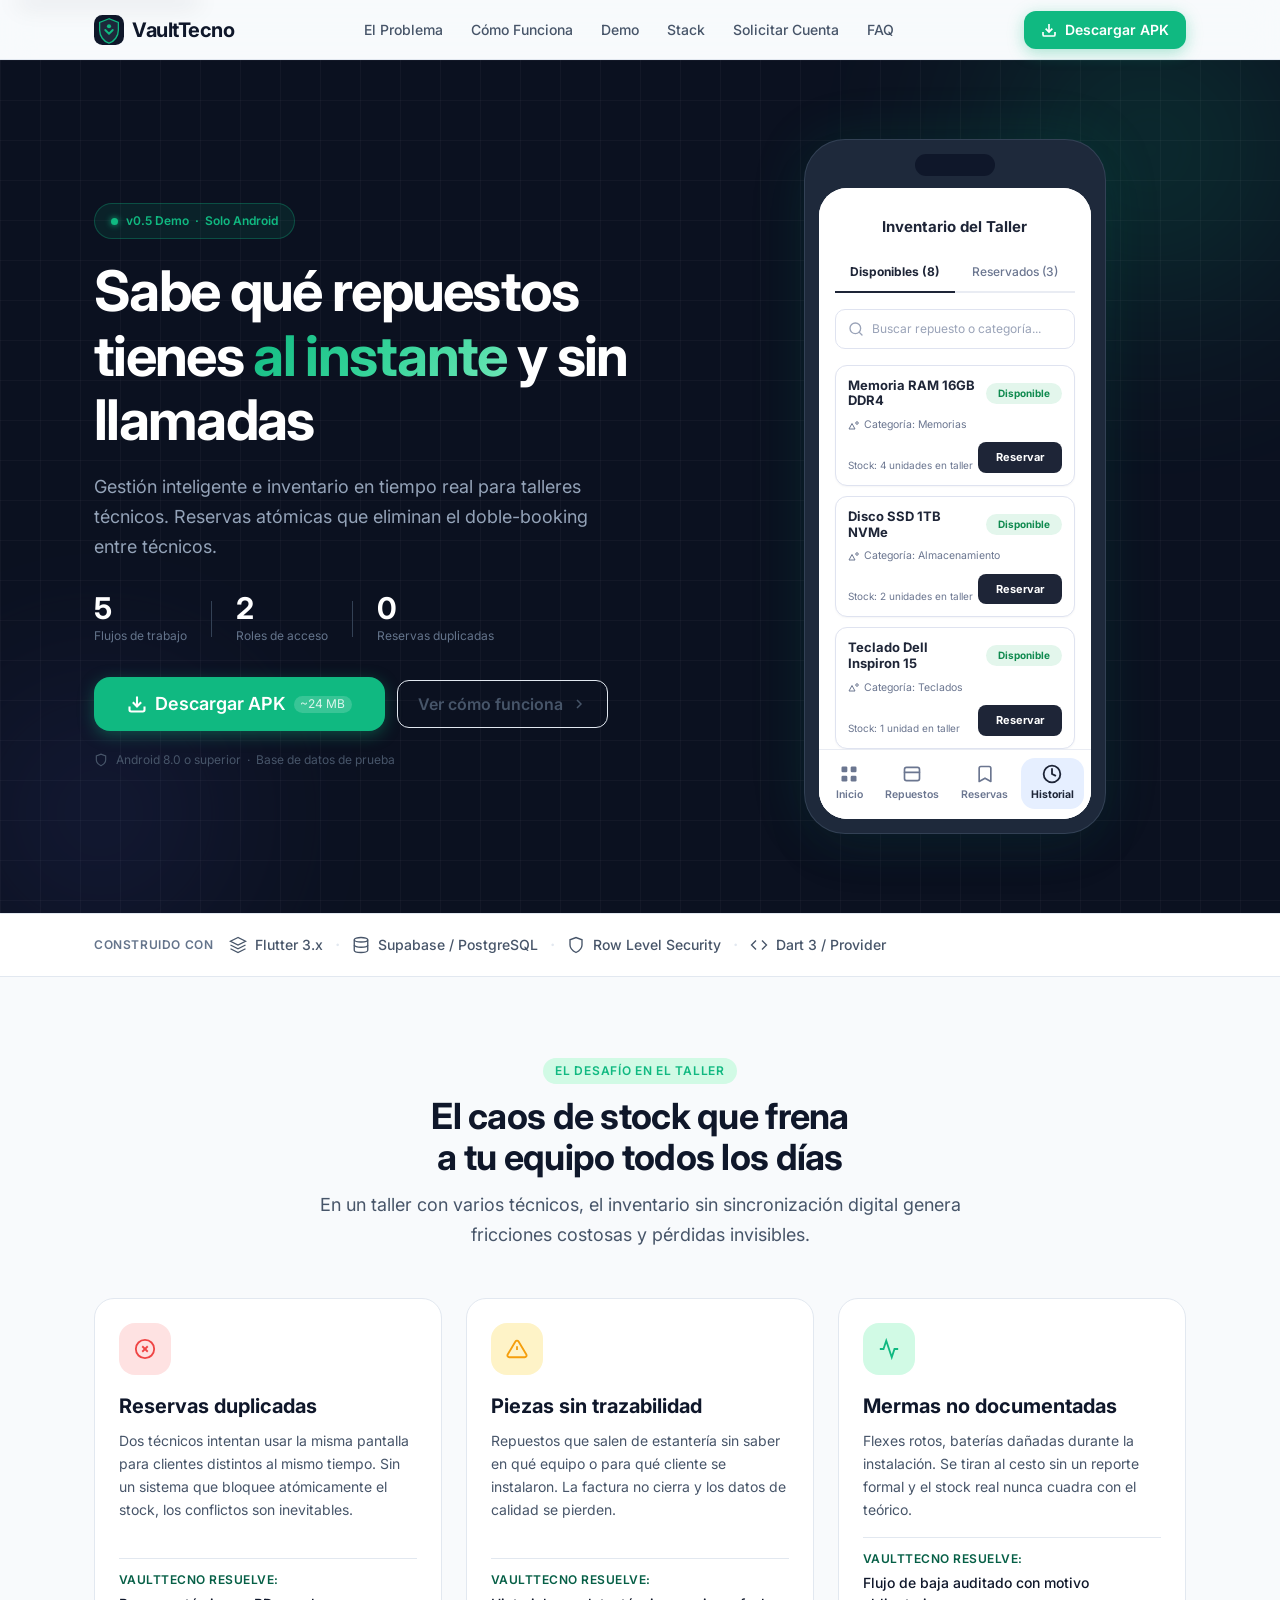
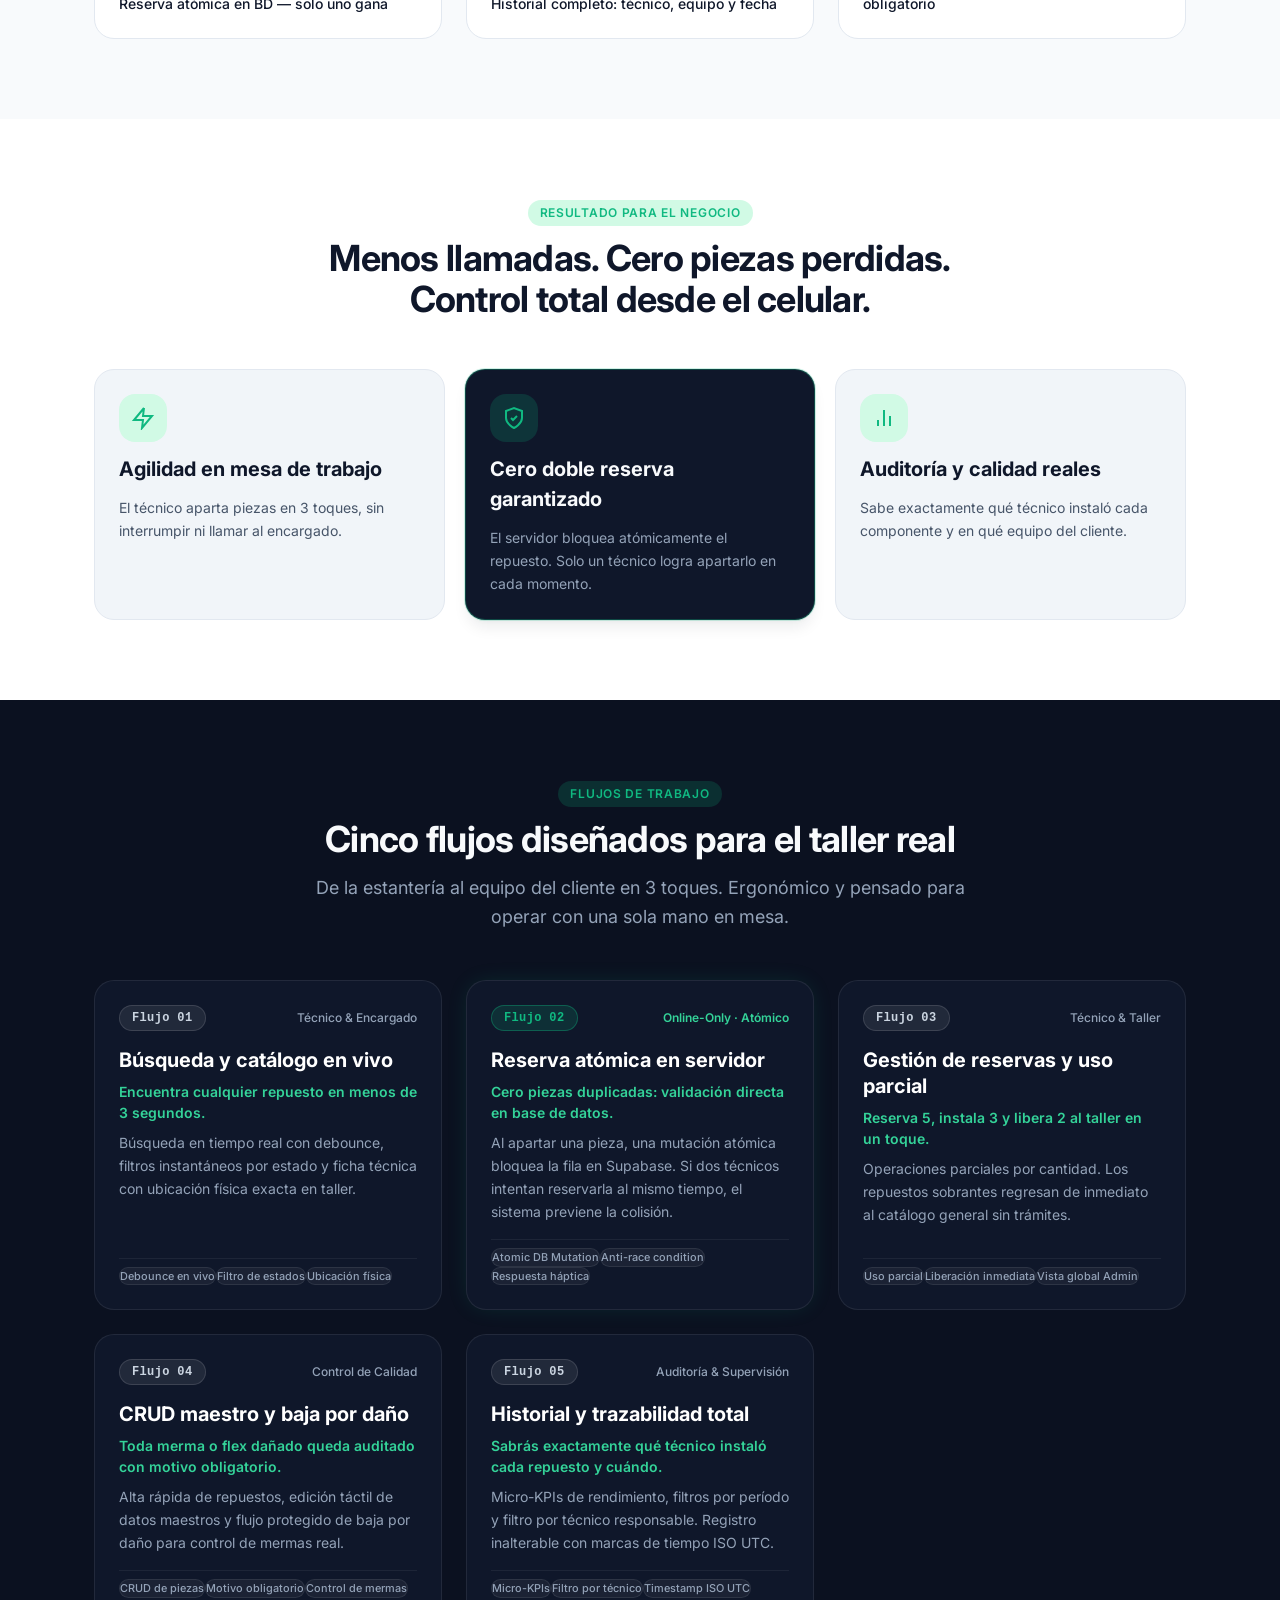
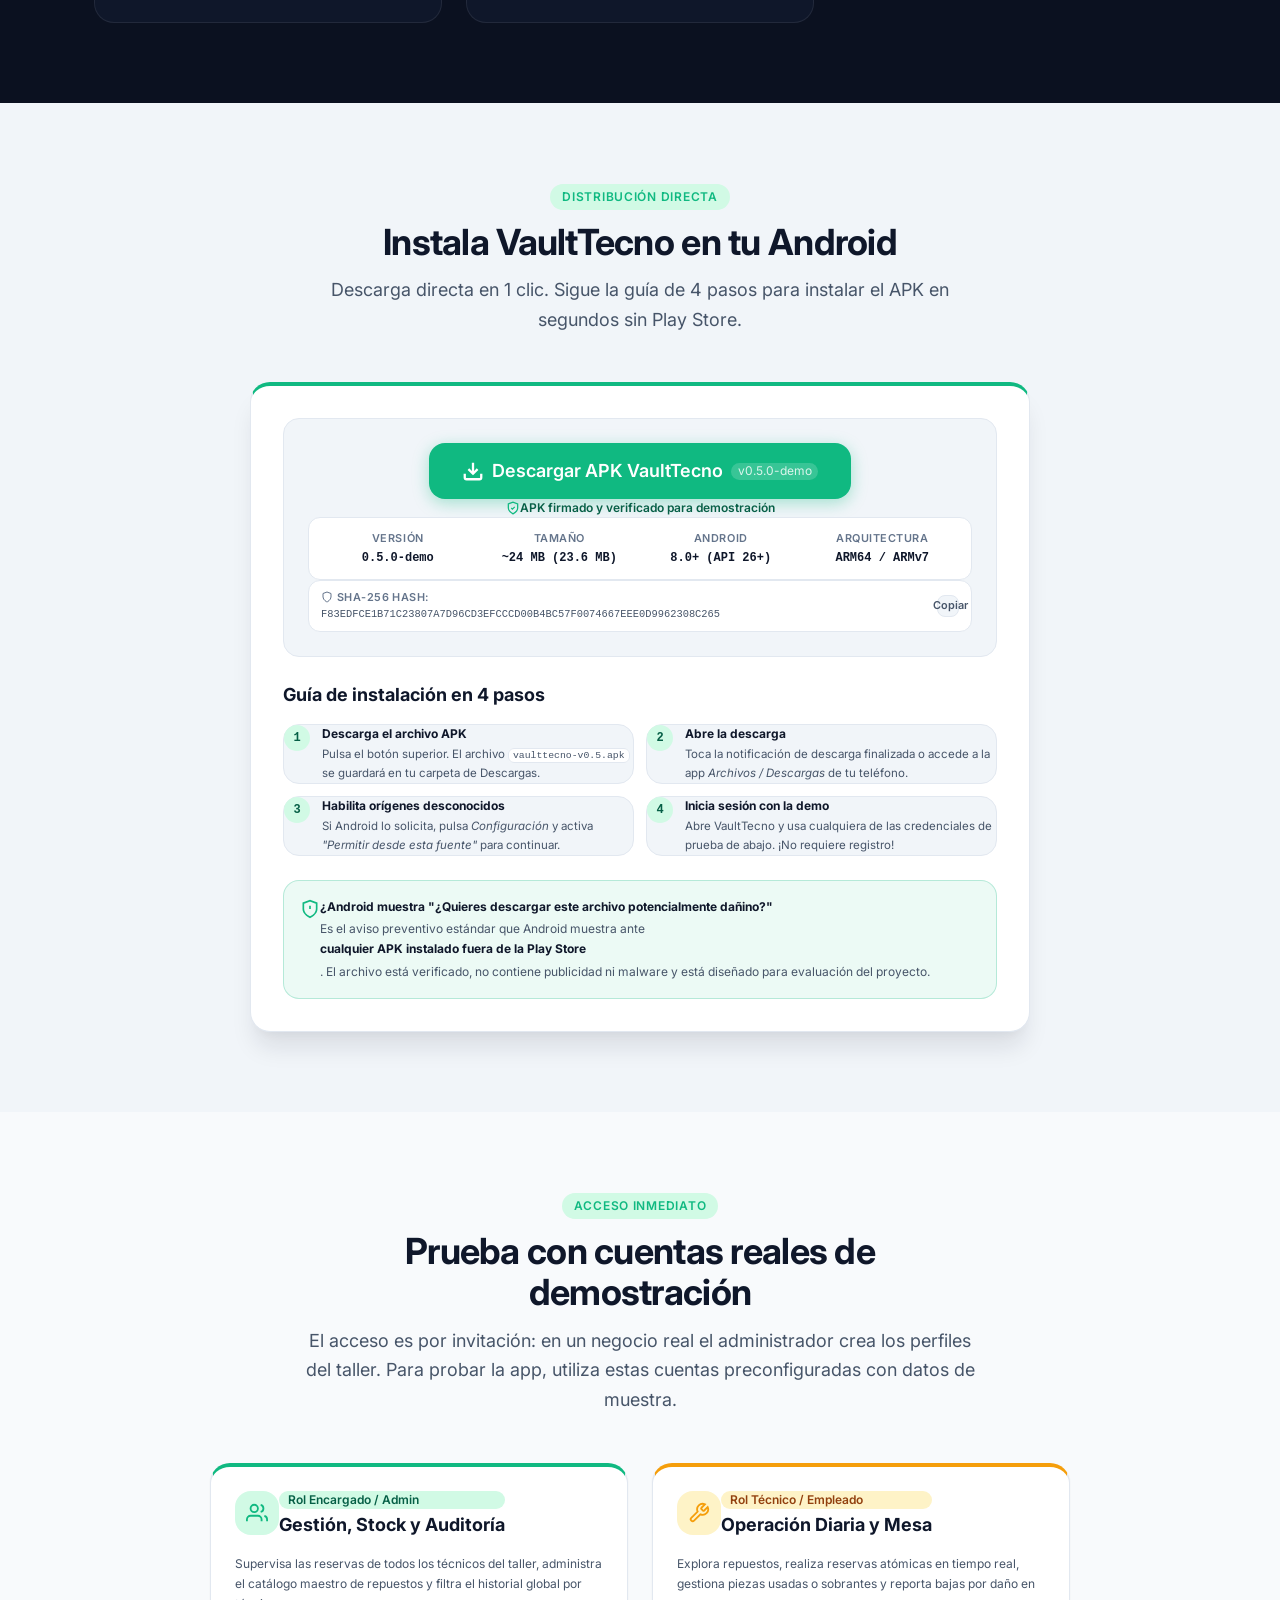
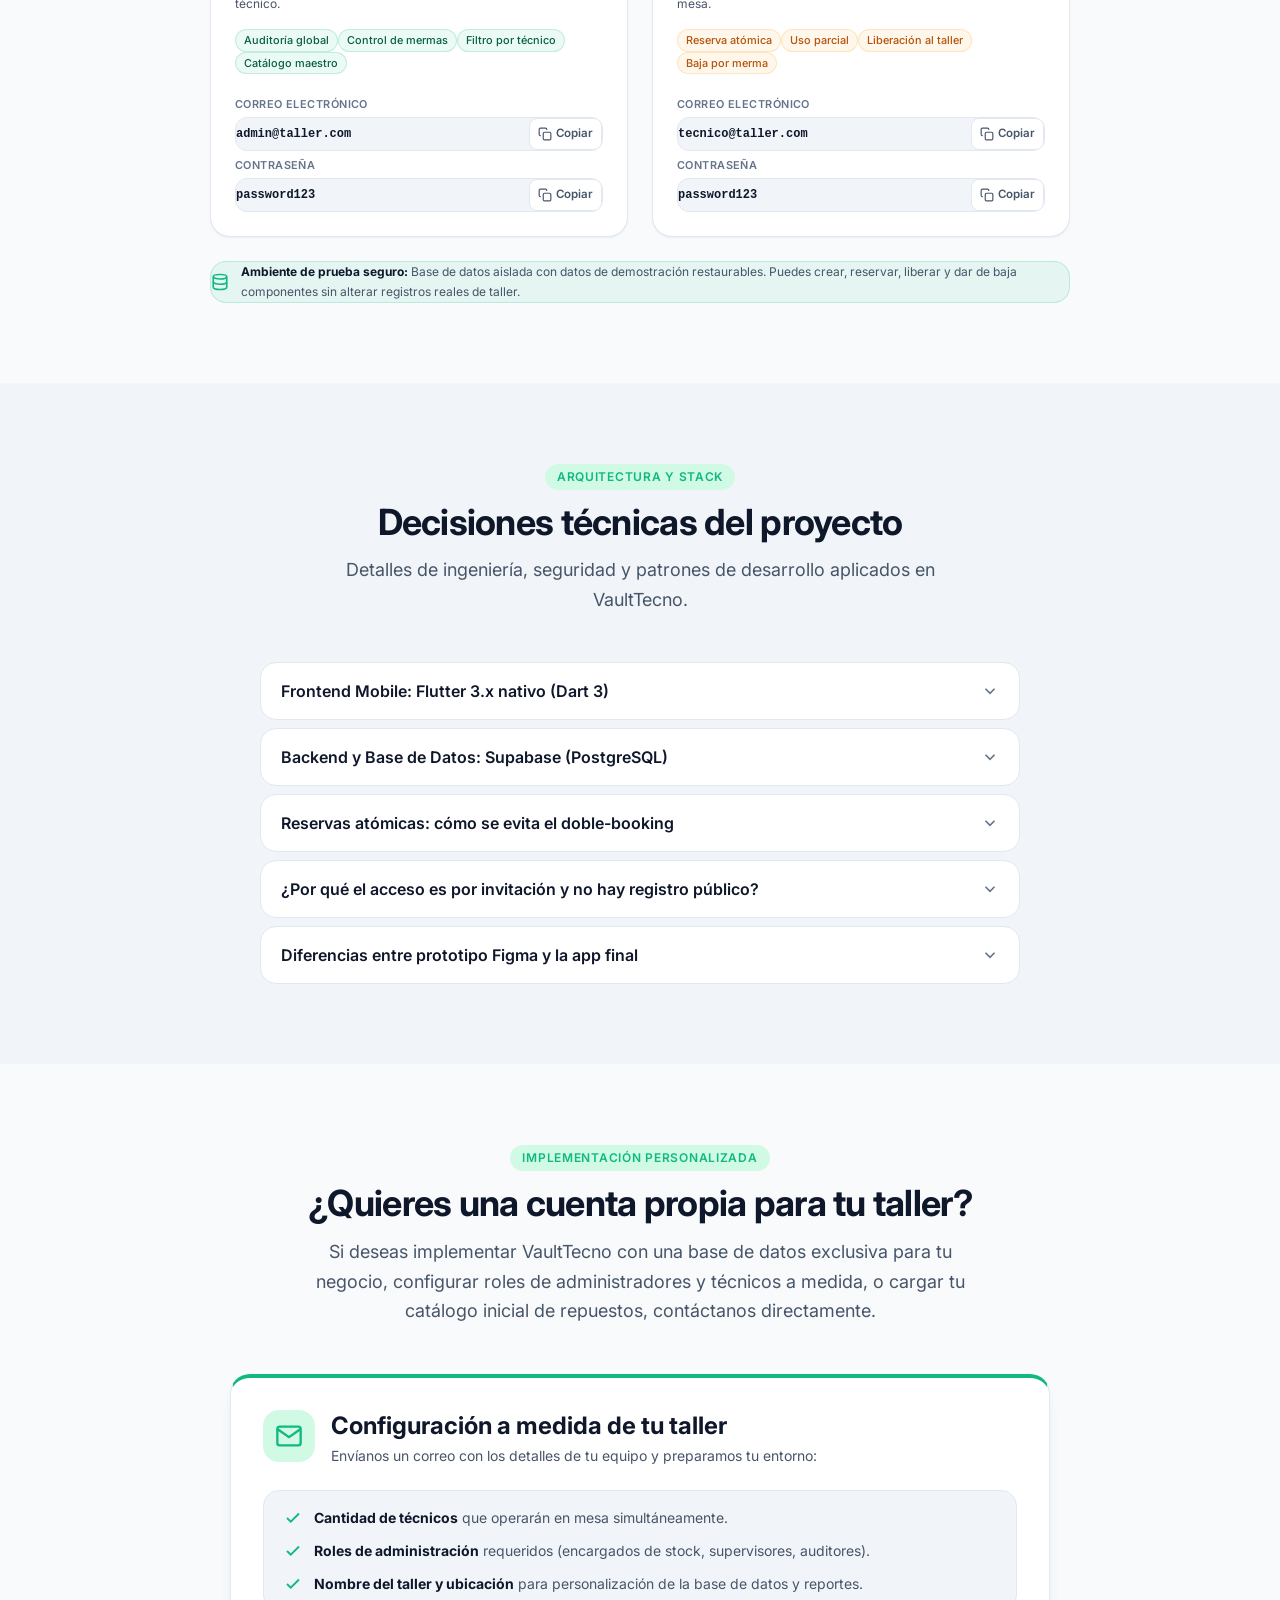
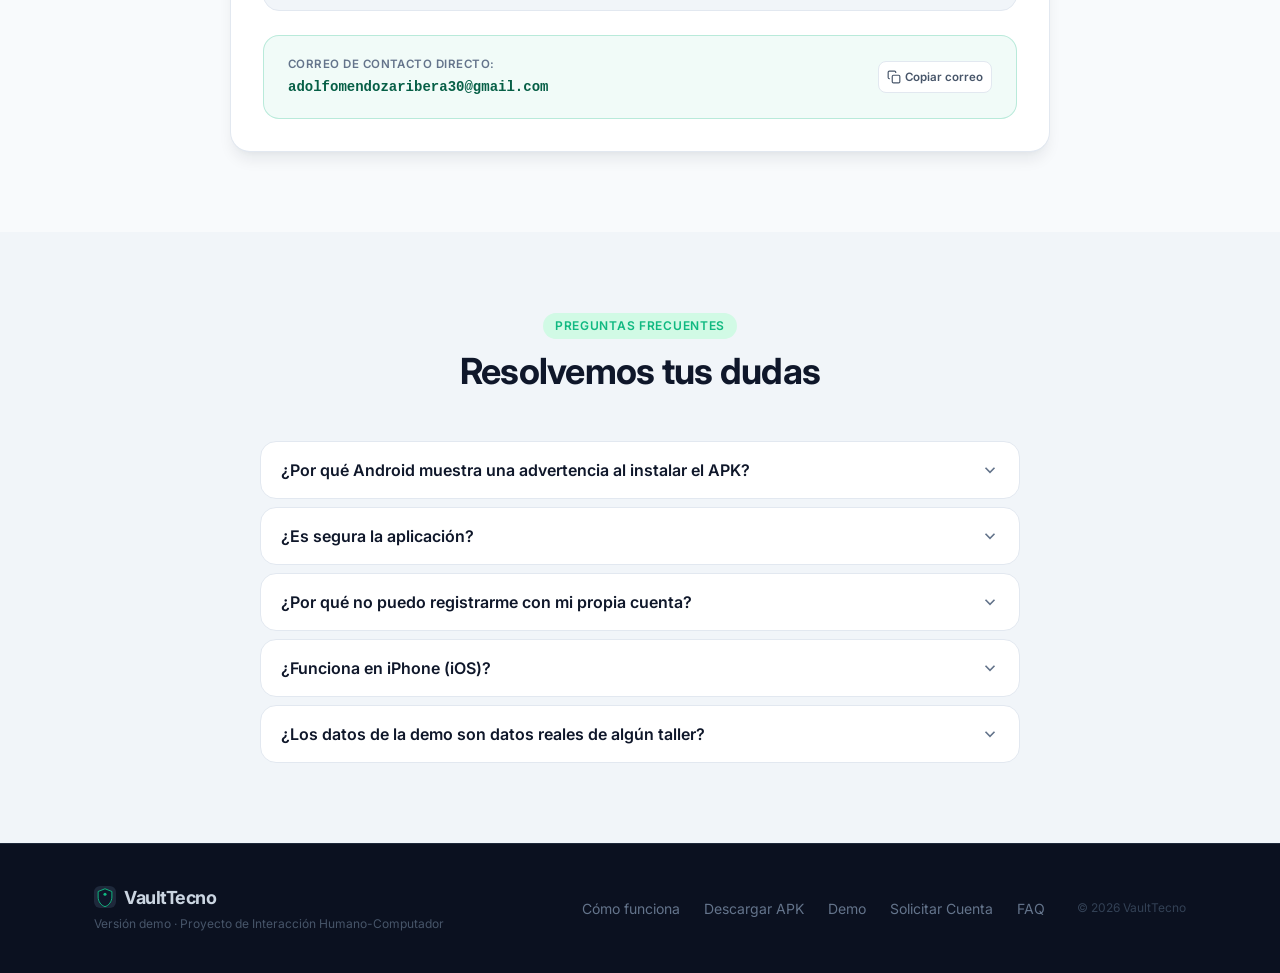
<file: pagina_web/index.html>
<!DOCTYPE html>
<html lang="es">

<head>
  <meta charset="UTF-8">
  <meta name="viewport" content="width=device-width, initial-scale=1.0">

  <!-- SEO y Metadata Principal -->
  <title>VaultTecno — Control de Inventario y Trazabilidad de Repuestos | Descarga APK</title>
  <meta name="description"
    content="Gestión inteligente de inventario y reservas atómicas de repuestos en tiempo real para talleres de reparación técnica. Descarga directa del APK demo para Android.">
  <meta name="robots" content="index, follow">
  <meta name="author" content="VaultTecno Team">
  <link rel="canonical" href="https://vaulttecno.vercel.app/">

  <!-- Theme Color para Navegadores Móviles -->
  <meta name="theme-color" media="(prefers-color-scheme: light)" content="#F8FAFC">
  <meta name="theme-color" media="(prefers-color-scheme: dark)" content="#070D1A">

  <!-- Favicon Vectorial SVG -->
  <link rel="icon" type="image/svg+xml" href="assets/favicon.svg">
  <link rel="apple-touch-icon" href="assets/favicon.svg">

  <!-- Open Graph (WhatsApp, Telegram, Facebook, LinkedIn) -->
  <meta property="og:type" content="website">
  <meta property="og:url" content="https://vaulttecno.vercel.app/">
  <meta property="og:title" content="VaultTecno — Control de Inventario y Trazabilidad de Repuestos">
  <meta property="og:description"
    content="Reservas atómicas en tiempo real, trazabilidad de reparaciones y control de stock sin papel. Descarga directa del APK demo para Android.">
  <meta property="og:image" content="assets/og-cover.svg">
  <meta property="og:image:alt"
    content="Vista previa de VaultTecno: aplicación móvil de control de inventario de repuestos">
  <meta property="og:locale" content="es_ES">
  <meta property="og:site_name" content="VaultTecno">

  <!-- Twitter Card Metadata -->
  <meta name="twitter:card" content="summary_large_image">
  <meta name="twitter:title" content="VaultTecno — Control de Inventario para Talleres">
  <meta name="twitter:description"
    content="Reservas atómicas en tiempo real, trazabilidad de repuestos y control de stock. Descarga directa del APK para Android.">
  <meta name="twitter:image" content="assets/og-cover.svg">

  <!-- Google Fonts: Inter (400 + 600 + 700) con display swap -->
  <link rel="preconnect" href="https://fonts.googleapis.com">
  <link rel="preconnect" href="https://fonts.gstatic.com" crossorigin>
  <link href="https://fonts.googleapis.com/css2?family=Inter:wght@400;600;700&display=swap" rel="stylesheet">

  <!-- Hoja de estilos principal -->
  <link rel="stylesheet" href="css/styles.css">
</head>

<body>

  <!-- Enlace accesible de salto al contenido principal (WCAG 2.1 AA) -->
  <a href="#hero" class="skip-link">Saltar al contenido principal</a>

  <!-- =====================================================================
       RF-01 — NAVBAR (sticky, glassmorphism, hamburguesa accesible)
       ===================================================================== -->
  <header class="header" id="navbar" role="banner">
    <div class="container header__inner">

      <!-- Marca -->
      <a href="#hero" class="brand" aria-label="VaultTecno — ir al inicio">
        <span class="brand__logo" aria-hidden="true">
          <svg width="30" height="30" viewBox="0 0 32 32" fill="none">
            <rect width="32" height="32" rx="9" fill="#0F172A" />
            <path d="M16 4L6 8v8c0 6.4 4.3 12.4 10 14 5.7-1.6 10-7.6 10-14V8L16 4z" fill="#1E293B" stroke="#10B981"
              stroke-width="1.4" />
            <circle cx="16" cy="12" r="2.2" fill="#10B981" />
            <path d="M12 16l4 4 4-4" stroke="#10B981" stroke-width="2" stroke-linecap="round" stroke-linejoin="round"
              fill="none" />
          </svg>
        </span>
        <span class="brand__name">VaultTecno</span>
      </a>

      <!-- Navegación Desktop -->
      <nav class="nav" id="primary-nav" aria-label="Navegación principal">
        <ul class="nav__list" role="list">
          <li><a href="#problema" class="nav__link">El Problema</a></li>
          <li><a href="#como-funciona" class="nav__link">Cómo Funciona</a></li>
          <li><a href="#credenciales" class="nav__link">Demo</a></li>
          <li><a href="#detalles-tecnicos" class="nav__link">Stack</a></li>
          <li><a href="#solicitar-cuenta" class="nav__link">Solicitar Cuenta</a></li>
          <li><a href="#faq" class="nav__link">FAQ</a></li>
        </ul>
      </nav>

      <!-- Acciones -->
      <div class="header__actions">
        <a href="#descargar" class="btn btn--primary header__cta" id="nav-download-cta">
          <svg width="16" height="16" viewBox="0 0 24 24" fill="none" stroke="currentColor" stroke-width="2.5"
            aria-hidden="true">
            <path d="M21 15v4a2 2 0 0 1-2 2H5a2 2 0 0 1-2-2v-4" />
            <polyline points="7 10 12 15 17 10" />
            <line x1="12" y1="15" x2="12" y2="3" />
          </svg>
          Descargar APK
        </a>

        <!-- Hamburguesa -->
        <button id="menu-toggle" class="btn-icon btn-menu" type="button" aria-expanded="false"
          aria-controls="primary-nav" aria-label="Abrir menú de navegación">
          <svg class="icon-menu" width="20" height="20" viewBox="0 0 24 24" fill="none" stroke="currentColor"
            stroke-width="2" aria-hidden="true">
            <line x1="3" y1="6" x2="21" y2="6" />
            <line x1="3" y1="12" x2="21" y2="12" />
            <line x1="3" y1="18" x2="21" y2="18" />
          </svg>
          <svg class="icon-close" width="20" height="20" viewBox="0 0 24 24" fill="none" stroke="currentColor"
            stroke-width="2" aria-hidden="true">
            <line x1="18" y1="6" x2="6" y2="18" />
            <line x1="6" y1="6" x2="18" y2="18" />
          </svg>
        </button>
      </div>
    </div>
  </header>

  <main>

    <!-- =====================================================================
         RF-02 — HERO: above the fold, mobile-first, CTA principal visible
         ===================================================================== -->
    <section class="hero" id="hero" aria-label="Presentación de VaultTecno">
      <!-- Fondo decorativo: gradiente radial y grid pattern -->
      <div class="hero__bg" aria-hidden="true">
        <div class="hero__bg-glow hero__bg-glow--1"></div>
        <div class="hero__bg-glow hero__bg-glow--2"></div>
        <div class="hero__bg-grid"></div>
      </div>

      <div class="container hero__container">

        <!-- Contenido textual -->
        <div class="hero__content">
          <div class="hero__pill" aria-label="Estado de la versión">
            <span class="pill__dot" aria-hidden="true"></span>
            v0.5 Demo &nbsp;·&nbsp; Solo Android
          </div>

          <h1 class="hero__title">
            Sabe qué repuestos tienes
            <span class="hero__title-accent">al instante</span>
            y sin llamadas
          </h1>

          <p class="hero__subtitle">
            Gestión inteligente e inventario en tiempo real para talleres técnicos.
            Reservas atómicas que eliminan el doble-booking entre técnicos.
          </p>

          <!-- Stats rápidos -->
          <div class="hero__stats" aria-label="Indicadores clave">
            <div class="hero-stat">
              <span class="hero-stat__value">5</span>
              <span class="hero-stat__label">Flujos de trabajo</span>
            </div>
            <div class="hero-stat__divider" aria-hidden="true"></div>
            <div class="hero-stat">
              <span class="hero-stat__value">2</span>
              <span class="hero-stat__label">Roles de acceso</span>
            </div>
            <div class="hero-stat__divider" aria-hidden="true"></div>
            <div class="hero-stat">
              <span class="hero-stat__value">0</span>
              <span class="hero-stat__label">Reservas duplicadas</span>
            </div>
          </div>

          <!-- CTAs -->
          <div class="hero__actions">
            <a href="#descargar" class="btn btn--primary btn--lg js-download-btn" id="hero-download-btn"
              aria-label="Descargar APK VaultTecno demo — aproximadamente 24 megabytes">
              <svg width="20" height="20" viewBox="0 0 24 24" fill="none" stroke="currentColor" stroke-width="2.5"
                aria-hidden="true">
                <path d="M21 15v4a2 2 0 0 1-2 2H5a2 2 0 0 1-2-2v-4" />
                <polyline points="7 10 12 15 17 10" />
                <line x1="12" y1="15" x2="12" y2="3" />
              </svg>
              <span>Descargar APK</span>
              <span class="btn__badge">~24 MB</span>
            </a>
            <a href="#como-funciona" class="btn btn--ghost">
              Ver cómo funciona
              <svg width="16" height="16" viewBox="0 0 24 24" fill="none" stroke="currentColor" stroke-width="2.2"
                aria-hidden="true">
                <polyline points="9 18 15 12 9 6" />
              </svg>
            </a>
          </div>

          <p class="hero__disclaimer">
            <svg width="14" height="14" viewBox="0 0 24 24" fill="none" stroke="currentColor" stroke-width="2"
              aria-hidden="true">
              <path d="M12 22s8-4 8-10V5l-8-3-8 3v7c0 6 8 10 8 10z" />
            </svg>
            Android 8.0 o superior &nbsp;·&nbsp; Base de datos de prueba
          </p>
        </div>

        <!-- Mockup de dispositivo -->
        <!-- Mockup de dispositivo -->
        <div class="hero__visual" aria-label="Vista previa de la aplicación">
          <div class="phone-frame" role="img" aria-label="Captura de la pantalla Inventario del Taller">
            <div class="phone-frame__notch" aria-hidden="true"></div>
            <div class="phone-frame__screen">
              <div class="app" aria-hidden="true">

                <h2 class="app-title">Inventario del Taller</h2>

                <!-- Pestañas -->
                <div class="app-tabs">
                  <span class="app-tab app-tab--active">Disponibles (8)</span>
                  <span class="app-tab">Reservados (3)</span>
                </div>

                <!-- Buscador -->
                <div class="app-search">
                  <svg width="16" height="16" viewBox="0 0 24 24" fill="none" stroke="currentColor" stroke-width="2"
                    stroke-linecap="round">
                    <circle cx="11" cy="11" r="8" />
                    <line x1="21" y1="21" x2="16.65" y2="16.65" />
                  </svg>
                  <span>Buscar repuesto o categoría...</span>
                </div>

                <!-- Lista -->
                <div class="app-list">

                  <article class="app-card">
                    <div class="app-card__top">
                      <strong class="app-card__name">Memoria RAM 16GB DDR4</strong>
                      <span class="app-badge">Disponible</span>
                    </div>
                    <div class="app-card__cat">
                      <svg width="12" height="12" viewBox="0 0 24 24" fill="none" stroke="currentColor" stroke-width="2"
                        stroke-linejoin="round">
                        <polygon points="2 20 8 9 14 20" />
                        <circle cx="18" cy="8" r="2.5" />
                      </svg>
                      Categoría: Memorias
                    </div>
                    <div class="app-card__bottom">
                      <span class="app-card__stock">Stock: 4 unidades en taller</span>
                      <button class="app-btn" type="button" tabindex="-1">Reservar</button>
                    </div>
                  </article>

                  <article class="app-card">
                    <div class="app-card__top">
                      <strong class="app-card__name">Disco SSD 1TB NVMe</strong>
                      <span class="app-badge">Disponible</span>
                    </div>
                    <div class="app-card__cat">
                      <svg width="12" height="12" viewBox="0 0 24 24" fill="none" stroke="currentColor" stroke-width="2"
                        stroke-linejoin="round">
                        <polygon points="2 20 8 9 14 20" />
                        <circle cx="18" cy="8" r="2.5" />
                      </svg>
                      Categoría: Almacenamiento
                    </div>
                    <div class="app-card__bottom">
                      <span class="app-card__stock">Stock: 2 unidades en taller</span>
                      <button class="app-btn" type="button" tabindex="-1">Reservar</button>
                    </div>
                  </article>

                  <article class="app-card">
                    <div class="app-card__top">
                      <strong class="app-card__name">Teclado Dell Inspiron 15</strong>
                      <span class="app-badge">Disponible</span>
                    </div>
                    <div class="app-card__cat">
                      <svg width="12" height="12" viewBox="0 0 24 24" fill="none" stroke="currentColor" stroke-width="2"
                        stroke-linejoin="round">
                        <polygon points="2 20 8 9 14 20" />
                        <circle cx="18" cy="8" r="2.5" />
                      </svg>
                      Categoría: Teclados
                    </div>
                    <div class="app-card__bottom">
                      <span class="app-card__stock">Stock: 1 unidad en taller</span>
                      <button class="app-btn" type="button" tabindex="-1">Reservar</button>
                    </div>
                  </article>

                </div>

                <!-- Navegación inferior -->
                <nav class="app-nav">
                  <span class="app-nav__item">
                    <svg width="20" height="20" viewBox="0 0 24 24" fill="currentColor">
                      <rect x="3" y="3" width="7" height="7" rx="1.5" />
                      <rect x="14" y="3" width="7" height="7" rx="1.5" />
                      <rect x="3" y="14" width="7" height="7" rx="1.5" />
                      <rect x="14" y="14" width="7" height="7" rx="1.5" />
                    </svg>
                    Inicio
                  </span>
                  <span class="app-nav__item">
                    <svg width="20" height="20" viewBox="0 0 24 24" fill="none" stroke="currentColor" stroke-width="2"
                      stroke-linecap="round" stroke-linejoin="round">
                      <rect x="3" y="4" width="18" height="16" rx="2.5" />
                      <line x1="3" y1="10" x2="21" y2="10" />
                    </svg>
                    Repuestos
                  </span>
                  <span class="app-nav__item">
                    <svg width="20" height="20" viewBox="0 0 24 24" fill="none" stroke="currentColor" stroke-width="2"
                      stroke-linecap="round" stroke-linejoin="round">
                      <path d="M19 21l-7-4-7 4V5a2 2 0 0 1 2-2h10a2 2 0 0 1 2 2z" />
                    </svg>
                    Reservas
                  </span>
                  <span class="app-nav__item app-nav__item--active">
                    <svg width="20" height="20" viewBox="0 0 24 24" fill="none" stroke="currentColor" stroke-width="2.2"
                      stroke-linecap="round" stroke-linejoin="round">
                      <circle cx="12" cy="12" r="10" />
                      <polyline points="12 6 12 12 16 14" />
                    </svg>
                    Historial
                  </span>
                </nav>

              </div>
            </div>
          </div>


        </div>
      </div><!-- /.hero__container -->
    </section>

    <!-- =====================================================================
         Franja de confianza (logos de tecnologías / trust bar)
         ===================================================================== -->
    <div class="trust-bar" aria-label="Tecnologías utilizadas">
      <div class="container trust-bar__inner">
        <span class="trust-bar__label">Construido con</span>
        <ul class="trust-bar__list" role="list">
          <li class="trust-bar__item">
            <svg width="18" height="18" viewBox="0 0 24 24" fill="none" stroke="currentColor" stroke-width="1.8"
              aria-hidden="true">
              <path d="M12 2L2 7l10 5 10-5-10-5z" />
              <path d="M2 17l10 5 10-5" />
              <path d="M2 12l10 5 10-5" />
            </svg>
            Flutter 3.x
          </li>
          <li class="trust-bar__sep" aria-hidden="true">·</li>
          <li class="trust-bar__item">
            <svg width="18" height="18" viewBox="0 0 24 24" fill="none" stroke="currentColor" stroke-width="1.8"
              aria-hidden="true">
              <ellipse cx="12" cy="5" rx="9" ry="3" />
              <path d="M21 12c0 1.66-4 3-9 3s-9-1.34-9-3" />
              <path d="M3 5v14c0 1.66 4 3 9 3s9-1.34 9-3V5" />
            </svg>
            Supabase / PostgreSQL
          </li>
          <li class="trust-bar__sep" aria-hidden="true">·</li>
          <li class="trust-bar__item">
            <svg width="18" height="18" viewBox="0 0 24 24" fill="none" stroke="currentColor" stroke-width="1.8"
              aria-hidden="true">
              <path d="M12 22s8-4 8-10V5l-8-3-8 3v7c0 6 8 10 8 10z" />
            </svg>
            Row Level Security
          </li>
          <li class="trust-bar__sep" aria-hidden="true">·</li>
          <li class="trust-bar__item">
            <svg width="18" height="18" viewBox="0 0 24 24" fill="none" stroke="currentColor" stroke-width="1.8"
              aria-hidden="true">
              <polyline points="16 18 22 12 16 6" />
              <polyline points="8 6 2 12 8 18" />
            </svg>
            Dart 3 / Provider
          </li>
        </ul>
      </div>
    </div>

    <!-- =====================================================================
         RF-03 — EL PROBLEMA: 3 tarjetas con ícono, frase + data visual
         ===================================================================== -->
    <section class="section" id="problema" aria-labelledby="problema-title">
      <div class="container">
        <header class="section__header">
          <span class="section__eyebrow">El desafío en el taller</span>
          <h2 class="section__title" id="problema-title">
            El caos de stock que frena<br class="br-md"> a tu equipo todos los días
          </h2>
          <p class="section__desc">
            En un taller con varios técnicos, el inventario sin sincronización digital
            genera fricciones costosas y pérdidas invisibles.
          </p>
        </header>

        <div class="problem-grid">

          <article class="problem-card" aria-labelledby="prob-1-title">
            <div class="problem-card__icon-wrap problem-card__icon-wrap--red" aria-hidden="true">
              <svg width="22" height="22" viewBox="0 0 24 24" fill="none" stroke="currentColor" stroke-width="2">
                <circle cx="12" cy="12" r="10" />
                <line x1="15" y1="9" x2="9" y2="15" />
                <line x1="9" y1="9" x2="15" y2="15" />
              </svg>
            </div>
            <div class="problem-card__body">
              <h3 class="problem-card__title" id="prob-1-title">Reservas duplicadas</h3>
              <p class="problem-card__text">
                Dos técnicos intentan usar la misma pantalla para clientes distintos al mismo tiempo.
                Sin un sistema que bloquee atómicamente el stock, los conflictos son inevitables.
              </p>
            </div>
            <div class="problem-card__vs" aria-label="Solución VaultTecno">
              <span class="problem-card__vs-label">VaultTecno resuelve:</span>
              <span class="problem-card__vs-desc">Reserva atómica en BD — solo uno gana</span>
            </div>
          </article>

          <article class="problem-card" aria-labelledby="prob-2-title">
            <div class="problem-card__icon-wrap problem-card__icon-wrap--amber" aria-hidden="true">
              <svg width="22" height="22" viewBox="0 0 24 24" fill="none" stroke="currentColor" stroke-width="2">
                <path d="M10.29 3.86L1.82 18a2 2 0 0 0 1.71 3h16.94a2 2 0 0 0 1.71-3L13.71 3.86a2 2 0 0 0-3.42 0z" />
                <line x1="12" y1="9" x2="12" y2="13" />
                <line x1="12" y1="17" x2="12.01" y2="17" />
              </svg>
            </div>
            <div class="problem-card__body">
              <h3 class="problem-card__title" id="prob-2-title">Piezas sin trazabilidad</h3>
              <p class="problem-card__text">
                Repuestos que salen de estantería sin saber en qué equipo o para qué cliente se instalaron.
                La factura no cierra y los datos de calidad se pierden.
              </p>
            </div>
            <div class="problem-card__vs" aria-label="Solución VaultTecno">
              <span class="problem-card__vs-label">VaultTecno resuelve:</span>
              <span class="problem-card__vs-desc">Historial completo: técnico, equipo y fecha</span>
            </div>
          </article>

          <article class="problem-card" aria-labelledby="prob-3-title">
            <div class="problem-card__icon-wrap problem-card__icon-wrap--green" aria-hidden="true">
              <svg width="22" height="22" viewBox="0 0 24 24" fill="none" stroke="currentColor" stroke-width="2">
                <polyline points="22 12 18 12 15 21 9 3 6 12 2 12" />
              </svg>
            </div>
            <div class="problem-card__body">
              <h3 class="problem-card__title" id="prob-3-title">Mermas no documentadas</h3>
              <p class="problem-card__text">
                Flexes rotos, baterías dañadas durante la instalación. Se tiran al cesto sin un reporte formal
                y el stock real nunca cuadra con el teórico.
              </p>
            </div>
            <div class="problem-card__vs" aria-label="Solución VaultTecno">
              <span class="problem-card__vs-label">VaultTecno resuelve:</span>
              <span class="problem-card__vs-desc">Flujo de baja auditado con motivo obligatorio</span>
            </div>
          </article>
        </div>
      </div>
    </section>

    <!-- =====================================================================
         RF-08 — BENEFICIOS: resultado para el dueño del taller
         ===================================================================== -->
    <section class="section benefits-section" id="beneficios" aria-labelledby="benefits-title">
      <div class="container">
        <header class="section__header">
          <span class="section__eyebrow">Resultado para el negocio</span>
          <h2 class="section__title" id="benefits-title">
            Menos llamadas. Cero piezas perdidas.<br class="br-md"> Control total desde el celular.
          </h2>
        </header>

        <div class="benefits-grid">
          <div class="benefit-card">
            <div class="benefit-card__icon" aria-hidden="true">
              <svg width="24" height="24" viewBox="0 0 24 24" fill="none" stroke="currentColor" stroke-width="2">
                <polyline points="13 2 3 14 12 14 11 22 21 10 12 10 13 2" />
              </svg>
            </div>
            <h3 class="benefit-card__title">Agilidad en mesa de trabajo</h3>
            <p class="benefit-card__text">
              El técnico aparta piezas en 3 toques, sin interrumpir ni llamar al encargado.
            </p>
          </div>

          <div class="benefit-card benefit-card--featured">
            <div class="benefit-card__icon" aria-hidden="true">
              <svg width="24" height="24" viewBox="0 0 24 24" fill="none" stroke="currentColor" stroke-width="2">
                <path d="M12 22s8-4 8-10V5l-8-3-8 3v7c0 6 8 10 8 10z" />
                <polyline points="9 12 11 14 15 10" />
              </svg>
            </div>
            <h3 class="benefit-card__title">Cero doble reserva garantizado</h3>
            <p class="benefit-card__text">
              El servidor bloquea atómicamente el repuesto. Solo un técnico logra apartarlo en cada momento.
            </p>
          </div>

          <div class="benefit-card">
            <div class="benefit-card__icon" aria-hidden="true">
              <svg width="24" height="24" viewBox="0 0 24 24" fill="none" stroke="currentColor" stroke-width="2">
                <line x1="18" y1="20" x2="18" y2="10" />
                <line x1="12" y1="20" x2="12" y2="4" />
                <line x1="6" y1="20" x2="6" y2="14" />
              </svg>
            </div>
            <h3 class="benefit-card__title">Auditoría y calidad reales</h3>
            <p class="benefit-card__text">
              Sabe exactamente qué técnico instaló cada componente y en qué equipo del cliente.
            </p>
          </div>
        </div>
      </div>
    </section>

    <!-- =====================================================================
         RF-04 — CÓMO FUNCIONA: Los 5 flujos reales de VaultTecno (Solo Texto)
         ===================================================================== -->
    <section class="section section--dark flows-section" id="como-funciona" aria-labelledby="flows-title">
      <div class="container">
        <header class="section__header section__header--light">
          <span class="section__eyebrow section__eyebrow--light">Flujos de trabajo</span>
          <h2 class="section__title section__title--light" id="flows-title">
            Cinco flujos diseñados para el taller real
          </h2>
          <p class="section__desc section__desc--light">
            De la estantería al equipo del cliente en 3 toques. Ergonómico y pensado para operar con una sola mano en
            mesa.
          </p>
        </header>

        <div class="flows-grid" role="list" aria-label="Flujos de la aplicación VaultTecno">

          <!-- Flujo 1 -->
          <article class="flow-card" role="listitem" aria-labelledby="flow-1-title">
            <div class="flow-card__header">
              <span class="flow-card__badge">Flujo 01</span>
              <span class="flow-card__role">Técnico &amp; Encargado</span>
            </div>

            <div class="flow-card__content">
              <h3 class="flow-card__title" id="flow-1-title">Búsqueda y catálogo en vivo</h3>
              <p class="flow-card__benefit">Encuentra cualquier repuesto en menos de 3 segundos.</p>
              <p class="flow-card__text">
                Búsqueda en tiempo real con debounce, filtros instantáneos por estado y ficha técnica con ubicación
                física exacta en taller.
              </p>
            </div>

            <div class="flow-card__tags">
              <span class="flow-tag">Debounce en vivo</span>
              <span class="flow-tag">Filtro de estados</span>
              <span class="flow-tag">Ubicación física</span>
            </div>
          </article>

          <!-- Flujo 2 -->
          <article class="flow-card flow-card--featured" role="listitem" aria-labelledby="flow-2-title">
            <div class="flow-card__header">
              <span class="flow-card__badge flow-card__badge--emerald">Flujo 02</span>
              <span class="flow-card__role flow-card__role--emerald">Online-Only · Atómico</span>
            </div>

            <div class="flow-card__content">
              <h3 class="flow-card__title" id="flow-2-title">Reserva atómica en servidor</h3>
              <p class="flow-card__benefit">Cero piezas duplicadas: validación directa en base de datos.</p>
              <p class="flow-card__text">
                Al apartar una pieza, una mutación atómica bloquea la fila en Supabase. Si dos técnicos intentan
                reservarla al mismo tiempo, el sistema previene la colisión.
              </p>
            </div>

            <div class="flow-card__tags">
              <span class="flow-tag">Atomic DB Mutation</span>
              <span class="flow-tag">Anti-race condition</span>
              <span class="flow-tag">Respuesta háptica</span>
            </div>
          </article>

          <!-- Flujo 3 -->
          <article class="flow-card" role="listitem" aria-labelledby="flow-3-title">
            <div class="flow-card__header">
              <span class="flow-card__badge">Flujo 03</span>
              <span class="flow-card__role">Técnico &amp; Taller</span>
            </div>

            <div class="flow-card__content">
              <h3 class="flow-card__title" id="flow-3-title">Gestión de reservas y uso parcial</h3>
              <p class="flow-card__benefit">Reserva 5, instala 3 y libera 2 al taller en un toque.</p>
              <p class="flow-card__text">
                Operaciones parciales por cantidad. Los repuestos sobrantes regresan de inmediato al catálogo general
                sin trámites.
              </p>
            </div>

            <div class="flow-card__tags">
              <span class="flow-tag">Uso parcial</span>
              <span class="flow-tag">Liberación inmediata</span>
              <span class="flow-tag">Vista global Admin</span>
            </div>
          </article>

          <!-- Flujo 4 -->
          <article class="flow-card" role="listitem" aria-labelledby="flow-4-title">
            <div class="flow-card__header">
              <span class="flow-card__badge">Flujo 04</span>
              <span class="flow-card__role">Control de Calidad</span>
            </div>

            <div class="flow-card__content">
              <h3 class="flow-card__title" id="flow-4-title">CRUD maestro y baja por daño</h3>
              <p class="flow-card__benefit">Toda merma o flex dañado queda auditado con motivo obligatorio.</p>
              <p class="flow-card__text">
                Alta rápida de repuestos, edición táctil de datos maestros y flujo protegido de baja por daño para
                control de mermas real.
              </p>
            </div>

            <div class="flow-card__tags">
              <span class="flow-tag">CRUD de piezas</span>
              <span class="flow-tag">Motivo obligatorio</span>
              <span class="flow-tag">Control de mermas</span>
            </div>
          </article>

          <!-- Flujo 5 -->
          <article class="flow-card" role="listitem" aria-labelledby="flow-5-title">
            <div class="flow-card__header">
              <span class="flow-card__badge">Flujo 05</span>
              <span class="flow-card__role">Auditoría &amp; Supervisión</span>
            </div>

            <div class="flow-card__content">
              <h3 class="flow-card__title" id="flow-5-title">Historial y trazabilidad total</h3>
              <p class="flow-card__benefit">Sabrás exactamente qué técnico instaló cada repuesto y cuándo.</p>
              <p class="flow-card__text">
                Micro-KPIs de rendimiento, filtros por período y filtro por técnico responsable. Registro inalterable
                con marcas de tiempo ISO UTC.
              </p>
            </div>

            <div class="flow-card__tags">
              <span class="flow-tag">Micro-KPIs</span>
              <span class="flow-tag">Filtro por técnico</span>
              <span class="flow-tag">Timestamp ISO UTC</span>
            </div>
          </article>

        </div><!-- /.flows-grid -->
      </div>
    </section>

    <!-- =====================================================================
         RF-06 — DESCARGA E INSTALACIÓN (sección crítica sin QR)
         ===================================================================== -->
    <section class="section section--subtle" id="descargar" aria-labelledby="download-title">
      <div class="container">
        <header class="section__header">
          <span class="section__eyebrow">Distribución directa</span>
          <h2 class="section__title" id="download-title">Instala VaultTecno en tu Android</h2>
          <p class="section__desc">
            Descarga directa en 1 clic. Sigue la guía de 4 pasos para instalar el APK en segundos sin Play Store.
          </p>
        </header>

        <div class="download-layout download-layout--centered">

          <!-- Tarjeta principal de descarga -->
          <div class="download-card download-card--full">

            <div class="download-card__main">
              <!-- CTA de descarga principal -->
              <div class="download-card__cta">
                <a href="downloads/vaulttecno-v0.5.apk" class="btn btn--primary btn--lg js-download-btn"
                  id="section-download-btn" download aria-label="Descargar archivo APK de VaultTecno versión 0.5">
                  <svg width="22" height="22" viewBox="0 0 24 24" fill="none" stroke="currentColor" stroke-width="2.5"
                    aria-hidden="true">
                    <path d="M21 15v4a2 2 0 0 1-2 2H5a2 2 0 0 1-2-2v-4" />
                    <polyline points="7 10 12 15 17 10" />
                    <line x1="12" y1="15" x2="12" y2="3" />
                  </svg>
                  <span>Descargar APK VaultTecno</span>
                  <span class="btn__badge">v0.5.0-demo</span>
                </a>

                <p class="download-card__safe-badge">
                  <svg width="14" height="14" viewBox="0 0 24 24" fill="none" stroke="#10B981" stroke-width="2.2"
                    aria-hidden="true">
                    <path d="M12 22s8-4 8-10V5l-8-3-8 3v7c0 6 8 10 8 10z" />
                    <polyline points="9 12 11 14 15 10" />
                  </svg>
                  APK firmado y verificado para demostración
                </p>

                <!-- Ficha técnica rápida -->
                <dl class="download-specs">
                  <div class="download-specs__item">
                    <dt>Versión</dt>
                    <dd>0.5.0-demo</dd>
                  </div>
                  <div class="download-specs__item">
                    <dt>Tamaño</dt>
                    <dd>~24 MB (23.6 MB)</dd>
                  </div>
                  <div class="download-specs__item">
                    <dt>Android</dt>
                    <dd>8.0+ (API 26+)</dd>
                  </div>
                  <div class="download-specs__item">
                    <dt>Arquitectura</dt>
                    <dd>ARM64 / ARMv7</dd>
                  </div>
                </dl>

                <!-- SHA-256 Hash box -->
                <div class="download-hash">
                  <div class="download-hash__info">
                    <span class="download-hash__label">
                      <svg width="12" height="12" viewBox="0 0 24 24" fill="none" stroke="currentColor" stroke-width="2"
                        aria-hidden="true">
                        <path d="M12 22s8-4 8-10V5l-8-3-8 3v7c0 6 8 10 8 10z" />
                      </svg>
                      SHA-256 Hash:
                    </span>
                    <code id="apk-hash">F83EDFCE1B71C23807A7D96CD3EFCCCD00B4BC57F0074667EEE0D9962308C265</code>
                  </div>
                  <button class="btn-inline-copy" data-copy-target="apk-hash" type="button"
                    aria-label="Copiar hash SHA-256">
                    <svg width="14" height="14" viewBox="0 0 24 24" fill="none" stroke="currentColor" stroke-width="2">
                      <rect x="9" y="9" width="13" height="13" rx="2" />
                      <path d="M5 15H4a2 2 0 0 1-2-2V4a2 2 0 0 1 2-2h9a2 2 0 0 1 2 2v1" />
                    </svg>
                    <span>Copiar</span>
                  </button>
                </div>
              </div>

              <!-- Guía de instalación numerada en 4 pasos -->
              <div class="install-guide">
                <h3 class="install-guide__title">Guía de instalación en 4 pasos</h3>

                <div class="install-steps-grid">
                  <div class="install-step-card">
                    <span class="install-step-card__num">1</span>
                    <div class="install-step-card__body">
                      <strong>Descarga el archivo APK</strong>
                      <p>Pulsa el botón superior. El archivo <code>vaulttecno-v0.5.apk</code> se guardará en tu carpeta
                        de Descargas.</p>
                    </div>
                  </div>

                  <div class="install-step-card">
                    <span class="install-step-card__num">2</span>
                    <div class="install-step-card__body">
                      <strong>Abre la descarga</strong>
                      <p>Toca la notificación de descarga finalizada o accede a la app <em>Archivos / Descargas</em> de
                        tu teléfono.</p>
                    </div>
                  </div>

                  <div class="install-step-card">
                    <span class="install-step-card__num">3</span>
                    <div class="install-step-card__body">
                      <strong>Habilita orígenes desconocidos</strong>
                      <p>Si Android lo solicita, pulsa <em>Configuración</em> y activa <em>"Permitir desde esta
                          fuente"</em> para continuar.</p>
                    </div>
                  </div>

                  <div class="install-step-card">
                    <span class="install-step-card__num">4</span>
                    <div class="install-step-card__body">
                      <strong>Inicia sesión con la demo</strong>
                      <p>Abre VaultTecno y usa cualquiera de las credenciales de prueba de abajo. ¡No requiere registro!
                      </p>
                    </div>
                  </div>
                </div>
              </div>

              <!-- Aviso de seguridad Android -->
              <aside class="security-notice" aria-label="Aviso de seguridad del sistema">
                <div class="security-notice__icon" aria-hidden="true">
                  <svg width="20" height="20" viewBox="0 0 24 24" fill="none" stroke="currentColor" stroke-width="2">
                    <path d="M12 22s8-4 8-10V5l-8-3-8 3v7c0 6 8 10 8 10z" />
                    <line x1="12" y1="8" x2="12" y2="12" />
                    <line x1="12" y1="16" x2="12.01" y2="16" />
                  </svg>
                </div>
                <div class="security-notice__text">
                  <strong>¿Android muestra "¿Quieres descargar este archivo potencialmente dañino?"</strong>
                  <p>
                    Es el aviso preventivo estándar que Android muestra ante <strong>cualquier APK instalado fuera de la
                      Play Store</strong>.
                    El archivo está verificado, no contiene publicidad ni malware y está diseñado para evaluación del
                    proyecto.
                  </p>
                </div>
              </aside>

            </div>

          </div><!-- /.download-card -->

        </div><!-- /.download-layout -->
      </div>
    </section>

    <!-- =====================================================================
         RF-07 — CREDENCIALES DEMO (tarjetas interactivas con botón copiar)
         ===================================================================== -->
    <section class="section" id="credenciales" aria-labelledby="creds-title">
      <div class="container">
        <header class="section__header">
          <span class="section__eyebrow">Acceso inmediato</span>
          <h2 class="section__title" id="creds-title">Prueba con cuentas reales de demostración</h2>
          <p class="section__desc">
            El acceso es por invitación: en un negocio real el administrador crea los perfiles del taller.
            Para probar la app, utiliza estas cuentas preconfiguradas con datos de muestra.
          </p>
        </header>

        <div class="creds-grid">

          <!-- Admin / Encargado -->
          <article class="cred-card cred-card--admin" aria-labelledby="cred-admin-role">
            <header class="cred-card__header">
              <div class="cred-card__role-icon" aria-hidden="true">
                <svg width="22" height="22" viewBox="0 0 24 24" fill="none" stroke="currentColor" stroke-width="2">
                  <path d="M17 21v-2a4 4 0 0 0-4-4H5a4 4 0 0 0-4 4v2" />
                  <circle cx="9" cy="7" r="4" />
                  <path d="M23 21v-2a4 4 0 0 0-3-3.87" />
                  <path d="M16 3.13a4 4 0 0 1 0 7.75" />
                </svg>
              </div>
              <div class="cred-card__role-info">
                <span class="cred-card__badge badge badge--available" id="cred-admin-role">Rol Encargado / Admin</span>
                <h3 class="cred-card__title">Gestión, Stock y Auditoría</h3>
              </div>
            </header>

            <p class="cred-card__desc">
              Supervisa las reservas de todos los técnicos del taller, administra el catálogo maestro de repuestos y
              filtra el historial global por técnico.
            </p>

            <div class="cred-card__capabilities" aria-label="Permisos del rol">
              <span class="cap-tag">Auditoría global</span>
              <span class="cap-tag">Control de mermas</span>
              <span class="cap-tag">Filtro por técnico</span>
              <span class="cap-tag">Catálogo maestro</span>
            </div>

            <div class="cred-fields">
              <div class="cred-field">
                <div class="cred-field__label-row">
                  <span class="cred-field__label">Correo electrónico</span>
                </div>
                <div class="cred-field__value-row">
                  <code class="cred-field__value" id="admin-email">admin@taller.com</code>
                  <button class="btn-copy" data-copy-target="admin-email" type="button"
                    aria-label="Copiar correo de administrador">
                    <svg width="14" height="14" viewBox="0 0 24 24" fill="none" stroke="currentColor" stroke-width="2"
                      aria-hidden="true">
                      <rect x="9" y="9" width="13" height="13" rx="2" />
                      <path d="M5 15H4a2 2 0 0 1-2-2V4a2 2 0 0 1 2-2h9a2 2 0 0 1 2 2v1" />
                    </svg>
                    <span>Copiar</span>
                  </button>
                </div>
              </div>

              <div class="cred-field">
                <div class="cred-field__label-row">
                  <span class="cred-field__label">Contraseña</span>
                </div>
                <div class="cred-field__value-row">
                  <code class="cred-field__value" id="admin-pass">password123</code>
                  <button class="btn-copy" data-copy-target="admin-pass" type="button"
                    aria-label="Copiar contraseña de administrador">
                    <svg width="14" height="14" viewBox="0 0 24 24" fill="none" stroke="currentColor" stroke-width="2"
                      aria-hidden="true">
                      <rect x="9" y="9" width="13" height="13" rx="2" />
                      <path d="M5 15H4a2 2 0 0 1-2-2V4a2 2 0 0 1 2-2h9a2 2 0 0 1 2 2v1" />
                    </svg>
                    <span>Copiar</span>
                  </button>
                </div>
              </div>
            </div>
          </article>

          <!-- Técnico / Empleado -->
          <article class="cred-card cred-card--tech" aria-labelledby="cred-tech-role">
            <header class="cred-card__header">
              <div class="cred-card__role-icon" aria-hidden="true">
                <svg width="22" height="22" viewBox="0 0 24 24" fill="none" stroke="currentColor" stroke-width="2">
                  <path
                    d="M14.7 6.3a1 1 0 0 0 0 1.4l1.6 1.6a1 1 0 0 0 1.4 0l3.77-3.77a6 6 0 0 1-7.94 7.94l-6.91 6.91a2.12 2.12 0 0 1-3-3l6.91-6.91a6 6 0 0 1 7.94-7.94l-3.76 3.76z" />
                </svg>
              </div>
              <div class="cred-card__role-info">
                <span class="cred-card__badge badge badge--reserved" id="cred-tech-role">Rol Técnico / Empleado</span>
                <h3 class="cred-card__title">Operación Diaria y Mesa</h3>
              </div>
            </header>

            <p class="cred-card__desc">
              Explora repuestos, realiza reservas atómicas en tiempo real, gestiona piezas usadas o sobrantes y reporta
              bajas por daño en mesa.
            </p>

            <div class="cred-card__capabilities" aria-label="Permisos del rol">
              <span class="cap-tag">Reserva atómica</span>
              <span class="cap-tag">Uso parcial</span>
              <span class="cap-tag">Liberación al taller</span>
              <span class="cap-tag">Baja por merma</span>
            </div>

            <div class="cred-fields">
              <div class="cred-field">
                <div class="cred-field__label-row">
                  <span class="cred-field__label">Correo electrónico</span>
                </div>
                <div class="cred-field__value-row">
                  <code class="cred-field__value" id="tech-email">tecnico@taller.com</code>
                  <button class="btn-copy" data-copy-target="tech-email" type="button"
                    aria-label="Copiar correo de técnico">
                    <svg width="14" height="14" viewBox="0 0 24 24" fill="none" stroke="currentColor" stroke-width="2"
                      aria-hidden="true">
                      <rect x="9" y="9" width="13" height="13" rx="2" />
                      <path d="M5 15H4a2 2 0 0 1-2-2V4a2 2 0 0 1 2-2h9a2 2 0 0 1 2 2v1" />
                    </svg>
                    <span>Copiar</span>
                  </button>
                </div>
              </div>

              <div class="cred-field">
                <div class="cred-field__label-row">
                  <span class="cred-field__label">Contraseña</span>
                </div>
                <div class="cred-field__value-row">
                  <code class="cred-field__value" id="tech-pass">password123</code>
                  <button class="btn-copy" data-copy-target="tech-pass" type="button"
                    aria-label="Copiar contraseña de técnico">
                    <svg width="14" height="14" viewBox="0 0 24 24" fill="none" stroke="currentColor" stroke-width="2"
                      aria-hidden="true">
                      <rect x="9" y="9" width="13" height="13" rx="2" />
                      <path d="M5 15H4a2 2 0 0 1-2-2V4a2 2 0 0 1 2-2h9a2 2 0 0 1 2 2v1" />
                    </svg>
                    <span>Copiar</span>
                  </button>
                </div>
              </div>
            </div>
          </article>

        </div><!-- /.creds-grid -->

        <aside class="creds-banner" aria-label="Información de la base de datos demo">
          <svg width="18" height="18" viewBox="0 0 24 24" fill="none" stroke="#10B981" stroke-width="2.2"
            aria-hidden="true">
            <ellipse cx="12" cy="5" rx="9" ry="3" />
            <path d="M21 12c0 1.66-4 3-9 3s-9-1.34-9-3" />
            <path d="M3 5v14c0 1.66 4 3 9 3s9-1.34 9-3V5" />
          </svg>
          <p>
            <strong>Ambiente de prueba seguro:</strong> Base de datos aislada con datos de demostración restaurables.
            Puedes crear, reservar, liberar y dar de baja componentes sin alterar registros reales de taller.
          </p>
        </aside>

      </div>
    </section>

    <!-- =====================================================================
         RF-09 — DECISIONES TÉCNICAS (acordeón accesible)
         ===================================================================== -->
    <section class="section section--subtle" id="detalles-tecnicos" aria-labelledby="tech-title">
      <div class="container">
        <header class="section__header">
          <span class="section__eyebrow">Arquitectura y stack</span>
          <h2 class="section__title" id="tech-title">Decisiones técnicas del proyecto</h2>
          <p class="section__desc">
            Detalles de ingeniería, seguridad y patrones de desarrollo aplicados en VaultTecno.
          </p>
        </header>

        <div class="accordion-list" role="list">

          <div class="accordion" role="listitem">
            <button class="accordion__btn" type="button" aria-expanded="false" aria-controls="tech-1">
              <span>Frontend Mobile: Flutter 3.x nativo (Dart 3)</span>
              <svg class="accordion__chevron" width="18" height="18" viewBox="0 0 24 24" fill="none"
                stroke="currentColor" stroke-width="2.2" aria-hidden="true">
                <polyline points="6 9 12 15 18 9" />
              </svg>
            </button>
            <div id="tech-1" class="accordion__panel" hidden>
              <p>Arquitectura por características (features). Navegación declarativa con <code>go_router</code> y rutas
                protegidas por rol. Gestión de estado con <code>Provider / ChangeNotifier</code> para reactividad limpia
                y sin dependencias pesadas.</p>
            </div>
          </div>

          <div class="accordion" role="listitem">
            <button class="accordion__btn" type="button" aria-expanded="false" aria-controls="tech-2">
              <span>Backend y Base de Datos: Supabase (PostgreSQL)</span>
              <svg class="accordion__chevron" width="18" height="18" viewBox="0 0 24 24" fill="none"
                stroke="currentColor" stroke-width="2.2" aria-hidden="true">
                <polyline points="6 9 12 15 18 9" />
              </svg>
            </button>
            <div id="tech-2" class="accordion__panel" hidden>
              <p>BD relacional PostgreSQL con APIs REST inmediatas vía Supabase. Row Level Security (RLS) aplicado a
                nivel de servidor para que un técnico nunca pueda leer o modificar reservas ajenas sin rol de admin.
                Autenticación con tokens JWT vía Supabase Auth.</p>
            </div>
          </div>

          <div class="accordion" role="listitem">
            <button class="accordion__btn" type="button" aria-expanded="false" aria-controls="tech-3">
              <span>Reservas atómicas: cómo se evita el doble-booking</span>
              <svg class="accordion__chevron" width="18" height="18" viewBox="0 0 24 24" fill="none"
                stroke="currentColor" stroke-width="2.2" aria-hidden="true">
                <polyline points="6 9 12 15 18 9" />
              </svg>
            </button>
            <div id="tech-3" class="accordion__panel" hidden>
              <p>La reserva ejecuta un
                <code>UPDATE repuesto SET estado = 'reservado' WHERE id = $1 AND estado = 'disponible'</code>. Si otro
                técnico ya lo tomó en el mismo milisegundo, el <code>rowCount</code> devuelve 0 y la app notifica el
                conflicto y refresca el catálogo automáticamente. El modo es <em>online-only</em> para que nunca haya
                datos obsoletos en caché local.
              </p>
            </div>
          </div>

          <div class="accordion" role="listitem">
            <button class="accordion__btn" type="button" aria-expanded="false" aria-controls="tech-4">
              <span>¿Por qué el acceso es por invitación y no hay registro público?</span>
              <svg class="accordion__chevron" width="18" height="18" viewBox="0 0 24 24" fill="none"
                stroke="currentColor" stroke-width="2.2" aria-hidden="true">
                <polyline points="6 9 12 15 18 9" />
              </svg>
            </button>
            <div id="tech-4" class="accordion__panel" hidden>
              <p>VaultTecno es una herramienta interna de taller: el encargado es quien conoce a su equipo y decide
                quién tiene acceso. Un registro público abierto crearía usuarios no verificados con acceso a datos
                sensibles del negocio. El flujo de onboarding correcto es: encargado crea cuenta → técnico inicia
                sesión.</p>
            </div>
          </div>

          <div class="accordion" role="listitem">
            <button class="accordion__btn" type="button" aria-expanded="false" aria-controls="tech-5">
              <span>Diferencias entre prototipo Figma y la app final</span>
              <svg class="accordion__chevron" width="18" height="18" viewBox="0 0 24 24" fill="none"
                stroke="currentColor" stroke-width="2.2" aria-hidden="true">
                <polyline points="6 9 12 15 18 9" />
              </svg>
            </button>
            <div id="tech-5" class="accordion__panel" hidden>
              <p>La app implementa manejo de errores en red, estados de carga con skeleton shimmer, validaciones de
                formulario, anti-double-submit en botones de confirmación (<em>se deshabilitan durante la petición</em>)
                y respuestas hápticas. El prototipo Figma es una maqueta de flujo sin lógica de error ni estados de
                borde.</p>
            </div>
          </div>
        </div>
      </div>
    </section>

    <!-- =====================================================================
         RF-10 — SOLICITUD DE CUENTA PERSONALIZADA PARA TU TALLER
         ===================================================================== -->
    <section class="section" id="solicitar-cuenta" aria-labelledby="request-account-title">
      <div class="container">
        <header class="section__header">
          <span class="section__eyebrow">Implementación personalizada</span>
          <h2 class="section__title" id="request-account-title">¿Quieres una cuenta propia para tu taller?</h2>
          <p class="section__desc">
            Si deseas implementar VaultTecno con una base de datos exclusiva para tu negocio, configurar roles de
            administradores y técnicos a medida, o cargar tu catálogo inicial de repuestos, contáctanos directamente.
          </p>
        </header>

        <div class="request-account-card">
          <div class="request-account-card__content">
            <div class="request-account-card__header">
              <div class="request-account-card__icon" aria-hidden="true">
                <svg width="28" height="28" viewBox="0 0 24 24" fill="none" stroke="currentColor" stroke-width="2">
                  <path d="M4 4h16c1.1 0 2 .9 2 2v12c0 1.1-.9 2-2 2H4c-1.1 0-2-.9-2-2V6c0-1.1.9-2 2-2z" />
                  <polyline points="22,6 12,13 2,6" />
                </svg>
              </div>
              <div>
                <h3 class="request-account-card__title">Configuración a medida de tu taller</h3>
                <p class="request-account-card__subtitle">Envíanos un correo con los detalles de tu equipo y preparamos
                  tu entorno:</p>
              </div>
            </div>

            <ul class="request-account-card__points">
              <li>
                <svg width="18" height="18" viewBox="0 0 24 24" fill="none" stroke="#10B981" stroke-width="2.5"
                  aria-hidden="true">
                  <polyline points="20 6 9 17 4 12" />
                </svg>
                <span><strong>Cantidad de técnicos</strong> que operarán en mesa simultáneamente.</span>
              </li>
              <li>
                <svg width="18" height="18" viewBox="0 0 24 24" fill="none" stroke="#10B981" stroke-width="2.5"
                  aria-hidden="true">
                  <polyline points="20 6 9 17 4 12" />
                </svg>
                <span><strong>Roles de administración</strong> requeridos (encargados de stock, supervisores,
                  auditores).</span>
              </li>
              <li>
                <svg width="18" height="18" viewBox="0 0 24 24" fill="none" stroke="#10B981" stroke-width="2.5"
                  aria-hidden="true">
                  <polyline points="20 6 9 17 4 12" />
                </svg>
                <span><strong>Nombre del taller y ubicación</strong> para personalización de la base de datos y
                  reportes.</span>
              </li>
            </ul>

            <!-- Caja de contacto interactiva con email y botón de copia -->
            <div class="request-email-box">
              <div class="request-email-box__data">
                <span class="request-email-box__label">Correo de contacto directo:</span>
                <code class="request-email-box__email" id="contact-email">adolfomendozaribera30@gmail.com</code>
              </div>
              <div class="request-email-box__actions">
                <button class="btn-copy" data-copy-target="contact-email" type="button"
                  aria-label="Copiar correo de contacto">
                  <svg width="14" height="14" viewBox="0 0 24 24" fill="none" stroke="currentColor" stroke-width="2"
                    aria-hidden="true">
                    <rect x="9" y="9" width="13" height="13" rx="2" />
                    <path d="M5 15H4a2 2 0 0 1-2-2V4a2 2 0 0 1 2-2h9a2 2 0 0 1 2 2v1" />
                  </svg>
                  <span>Copiar correo</span>
                </button>
              </div>
            </div>
          </div>
        </div>
      </div>
    </section>

    <!-- =====================================================================
         RF-11 — FAQ (acordeón accesible sin la pregunta de Play Store)
         ===================================================================== -->
    <section class="section section--subtle" id="faq" aria-labelledby="faq-title">
      <div class="container">
        <header class="section__header">
          <span class="section__eyebrow">Preguntas frecuentes</span>
          <h2 class="section__title" id="faq-title">Resolvemos tus dudas</h2>
        </header>

        <div class="accordion-list accordion-list--faq" role="list">

          <div class="accordion" role="listitem">
            <button class="accordion__btn" type="button" aria-expanded="false" aria-controls="faq-1">
              <span>¿Por qué Android muestra una advertencia al instalar el APK?</span>
              <svg class="accordion__chevron" width="18" height="18" viewBox="0 0 24 24" fill="none"
                stroke="currentColor" stroke-width="2.2" aria-hidden="true">
                <polyline points="6 9 12 15 18 9" />
              </svg>
            </button>
            <div id="faq-1" class="accordion__panel" hidden>
              <p>Es una alerta estándar de Android para cualquier archivo APK instalado fuera de la Play Store,
                independientemente de si el archivo es seguro. Es el mismo aviso que genera cualquier app de empresa
                distribuida internamente. Solo tienes que pulsar <em>"Instalar de todos modos"</em>.</p>
            </div>
          </div>

          <div class="accordion" role="listitem">
            <button class="accordion__btn" type="button" aria-expanded="false" aria-controls="faq-2">
              <span>¿Es segura la aplicación?</span>
              <svg class="accordion__chevron" width="18" height="18" viewBox="0 0 24 24" fill="none"
                stroke="currentColor" stroke-width="2.2" aria-hidden="true">
                <polyline points="6 9 12 15 18 9" />
              </svg>
            </button>
            <div id="faq-2" class="accordion__panel" hidden>
              <p>Sí. No contiene código malicioso ni recopila datos personales. Toda la comunicación se realiza vía
                HTTPS hacia Supabase. La base de datos de demo es independiente de cualquier dato productivo.</p>
            </div>
          </div>

          <div class="accordion" role="listitem">
            <button class="accordion__btn" type="button" aria-expanded="false" aria-controls="faq-3">
              <span>¿Por qué no puedo registrarme con mi propia cuenta?</span>
              <svg class="accordion__chevron" width="18" height="18" viewBox="0 0 24 24" fill="none"
                stroke="currentColor" stroke-width="2.2" aria-hidden="true">
                <polyline points="6 9 12 15 18 9" />
              </svg>
            </button>
            <div id="faq-3" class="accordion__panel" hidden>
              <p>VaultTecno está diseñada para uso interno de taller: el acceso es por invitación. En un negocio real,
                el encargado crea las cuentas de su equipo. Para la demo, usa las credenciales de la sección <a
                  href="#credenciales" class="inline-link">Cuentas Demo</a> o solicita una cuenta personalizada en <a
                  href="#solicitar-cuenta" class="inline-link">Solicitar Cuenta</a>.</p>
            </div>
          </div>

          <div class="accordion" role="listitem">
            <button class="accordion__btn" type="button" aria-expanded="false" aria-controls="faq-4">
              <span>¿Funciona en iPhone (iOS)?</span>
              <svg class="accordion__chevron" width="18" height="18" viewBox="0 0 24 24" fill="none"
                stroke="currentColor" stroke-width="2.2" aria-hidden="true">
                <polyline points="6 9 12 15 18 9" />
              </svg>
            </button>
            <div id="faq-4" class="accordion__panel" hidden>
              <p>Por ahora, VaultTecno está optimizada exclusivamente para Android con distribución en formato APK. Una
                versión para iOS requeriría la compilación y firma para la App Store de Apple.</p>
            </div>
          </div>

          <div class="accordion" role="listitem">
            <button class="accordion__btn" type="button" aria-expanded="false" aria-controls="faq-5">
              <span>¿Los datos de la demo son datos reales de algún taller?</span>
              <svg class="accordion__chevron" width="18" height="18" viewBox="0 0 24 24" fill="none"
                stroke="currentColor" stroke-width="2.2" aria-hidden="true">
                <polyline points="6 9 12 15 18 9" />
              </svg>
            </button>
            <div id="faq-5" class="accordion__panel" hidden>
              <p>No. La base de datos de demostración contiene datos de ejemplo generados específicamente para pruebas.
                No hay información real de clientes, empleados ni negocios.</p>
            </div>
          </div>

        </div>
      </div>
    </section>

  </main><!-- /main -->

  <!-- =====================================================================
       RF-12 — FOOTER
       ===================================================================== -->
  <footer class="footer" role="contentinfo">
    <div class="container footer__inner">
      <div class="footer__brand">
        <a href="#hero" class="brand brand--footer" aria-label="VaultTecno inicio">
          <svg width="22" height="22" viewBox="0 0 32 32" fill="none" aria-hidden="true">
            <rect width="32" height="32" rx="9" fill="#1E293B" />
            <path d="M16 4L6 8v8c0 6.4 4.3 12.4 10 14 5.7-1.6 10-7.6 10-14V8L16 4z" fill="#0F172A" stroke="#10B981"
              stroke-width="1.4" />
            <circle cx="16" cy="12" r="2.2" fill="#10B981" />
          </svg>
          VaultTecno
        </a>
        <p class="footer__tag">Versión demo · Proyecto de Interacción Humano-Computador</p>
      </div>
      <nav class="footer__links" aria-label="Navegación del pie de página">
        <a href="#como-funciona" class="footer__link">Cómo funciona</a>
        <a href="#descargar" class="footer__link">Descargar APK</a>
        <a href="#credenciales" class="footer__link">Demo</a>
        <a href="#solicitar-cuenta" class="footer__link">Solicitar Cuenta</a>
        <a href="#faq" class="footer__link">FAQ</a>
      </nav>
      <p class="footer__copy">© 2026 VaultTecno</p>
    </div>
  </footer>

  <!-- =====================================================================
       RF-14 — BARRA FLOTANTE MÓVIL (se oculta al ver #descargar)
       ===================================================================== -->
  <aside class="mobile-bar" id="mobile-floating-cta" aria-label="Descarga rápida para móvil" role="complementary">
    <div class="mobile-bar__inner">
      <div class="mobile-bar__info">
        <span class="mobile-bar__name">VaultTecno</span>
        <span class="mobile-bar__meta">v0.5 · Android · ~24 MB</span>
      </div>
      <a href="#descargar" class="btn btn--primary mobile-bar__cta">
        Descargar APK
      </a>
    </div>
  </aside>

  <!-- Toast de descarga iniciada -->
  <div id="download-toast" class="toast" role="status" aria-live="polite" aria-atomic="true">
    <svg width="18" height="18" viewBox="0 0 24 24" fill="none" stroke="currentColor" stroke-width="2.5"
      aria-hidden="true">
      <polyline points="20 6 9 17 4 12" />
    </svg>
    Descarga iniciada — revisa tus notificaciones
  </div>

  <script src="js/main.js"></script>
</body>

</html>
</file>
<file: pagina_web/css/styles.css>
/* ==========================================================================
   VaultTecno — Design System & Landing Page
   Etapa 2: Hero, Navbar, Problema, Beneficios — Mobile-First Premium
   ========================================================================== */

/* --------------------------------------------------------------------------
   1. VARIABLES DE DISEÑO (Design Tokens)
   -------------------------------------------------------------------------- */
:root {
  /* Fondo / Superficies */
  --bg-body: #F8FAFC;
  --bg-surface: #FFFFFF;
  --bg-elevated: #F1F5F9;
  --bg-subtle: #E2E8F0;
  --bg-dark: #0B1120;
  --bg-dark-surface: #0F172A;
  --bg-dark-elevated: #1E293B;

  /* Texto */
  --text-primary: #0F172A;
  --text-secondary: #475569;
  --text-muted: #64748B;
  --text-inverted: #F8FAFC;

  /* Bordes */
  --border: #E2E8F0;
  --border-subtle: #F1F5F9;
  --border-dark: #1E293B;

  /* ── Marca: Verde Esmeralda (Disponible / Éxito) ── */
  --green: #10B981;
  --green-hover: #059669;
  --green-active: #047857;
  --green-light: #D1FAE5;
  --green-text: #065F46;
  --green-dark-bg: rgba(16, 185, 129, 0.15);
  --green-dark-txt: #6EE7B7;

  /* ── Estado: Ámbar Cálido (Reservas / Atención) ── */
  --amber: #F59E0B;
  --amber-light: #FEF3C7;
  --amber-text: #92400E;
  --amber-dark-txt: #FCD34D;

  /* ── Estado: Rojo Coral (Baja / Error) ── */
  --red: #EF4444;
  --red-light: #FEE2E2;
  --red-text: #991B1B;

  /* ── Slate / Neutros Técnicos ── */
  --slate-900: #0F172A;
  --slate-800: #1E293B;
  --slate-700: #334155;
  --slate-600: #475569;
  --slate-500: #64748B;
  --slate-400: #94A3B8;
  --slate-300: #CBD5E1;
  --slate-200: #E2E8F0;
  --slate-100: #F1F5F9;
  --slate-50: #F8FAFC;

  /* Tipografía */
  --font-sans: "Inter", system-ui, -apple-system, BlinkMacSystemFont, "Segoe UI", Roboto, "Helvetica Neue", sans-serif;
  --font-mono: "JetBrains Mono", "SF Mono", Consolas, "Liberation Mono", Menlo, monospace;

  /* Escala tipográfica */
  --text-xs: 0.75rem;
  /* 12px */
  --text-sm: 0.875rem;
  /* 14px */
  --text-base: 1rem;
  /* 16px */
  --text-md: 1.125rem;
  /* 18px */
  --text-lg: 1.25rem;
  /* 20px */
  --text-xl: 1.5rem;
  /* 24px */
  --text-2xl: 1.875rem;
  /* 30px */
  --text-3xl: 2.25rem;
  /* 36px */
  --text-4xl: 2.75rem;
  /* 44px */
  --text-5xl: 3.5rem;
  /* 56px */

  /* Pesos */
  --fw-normal: 400;
  --fw-medium: 500;
  --fw-semibold: 600;
  --fw-bold: 700;

  /* Interlineado */
  --lh-tight: 1.15;
  --lh-snug: 1.3;
  --lh-normal: 1.5;
  --lh-relaxed: 1.65;

  /* Espaciado (escala 4px) */
  --s-1: 0.25rem;
  --s-2: 0.5rem;
  --s-3: 0.75rem;
  --s-4: 1rem;
  --s-5: 1.25rem;
  --s-6: 1.5rem;
  --s-8: 2rem;
  --s-10: 2.5rem;
  --s-12: 3rem;
  --s-16: 4rem;
  --s-20: 5rem;
  --s-24: 6rem;

  /* Radios */
  --r-sm: 0.375rem;
  --r-md: 0.5rem;
  --r-lg: 0.75rem;
  --r-xl: 1rem;
  --r-2xl: 1.25rem;
  --r-3xl: 1.5rem;
  --r-full: 9999px;

  /* Sombras */
  --shadow-sm: 0 1px 2px rgba(15, 23, 42, 0.06);
  --shadow-md: 0 4px 6px -1px rgba(15, 23, 42, 0.08), 0 2px 4px -2px rgba(15, 23, 42, 0.04);
  --shadow-lg: 0 10px 15px -3px rgba(15, 23, 42, 0.08), 0 4px 6px -4px rgba(15, 23, 42, 0.04);
  --shadow-xl: 0 20px 25px -5px rgba(15, 23, 42, 0.10), 0 8px 10px -6px rgba(15, 23, 42, 0.04);
  --shadow-2xl: 0 25px 50px -12px rgba(15, 23, 42, 0.20);

  /* Sombra verde de los CTA */
  --shadow-green: 0 4px 16px rgba(16, 185, 129, 0.35);
  --shadow-green-hover: 0 6px 24px rgba(16, 185, 129, 0.5);

  /* Transiciones */
  --ease-fast: 150ms ease;
  --ease-base: 250ms ease;
  --ease-slow: 350ms cubic-bezier(0.4, 0, 0.2, 1);

  /* Layout */
  --max-w: 1140px;
  --navbar-h: 3.75rem;
  /* 60px */
}

/* Modo Oscuro (sistema o toggle manual) */
@media (prefers-color-scheme: dark) {
  :root:not([data-theme="light"]) {
    --MODE: dark;
  }
}

[data-theme="dark"] {
  --MODE: dark;
}

[data-theme="light"] {
  --MODE: light;
}

[data-theme="dark"],
@media (prefers-color-scheme: dark) {
  :root:not([data-theme="light"]) {
    --bg-body: #070D1A;
    --bg-surface: #0F172A;
    --bg-elevated: #1E293B;
    --bg-subtle: #334155;
    --text-primary: #F1F5F9;
    --text-secondary: #94A3B8;
    --text-muted: #64748B;
    --border: #1E293B;
    --border-subtle: #334155;
    --green-light: rgba(16, 185, 129, 0.14);
    --green-text: #6EE7B7;
    --amber-light: rgba(245, 158, 11, 0.14);
    --amber-text: #FCD34D;
    --red-light: rgba(239, 68, 68, 0.14);
    --red-text: #FCA5A5;
    --shadow-sm: 0 1px 2px rgba(0, 0, 0, 0.5);
    --shadow-md: 0 4px 6px -1px rgba(0, 0, 0, 0.55);
    --shadow-lg: 0 10px 15px -3px rgba(0, 0, 0, 0.6);
    --shadow-xl: 0 20px 25px -5px rgba(0, 0, 0, 0.65);
    --shadow-2xl: 0 25px 50px -12px rgba(0, 0, 0, 0.75);
  }
}

/* --------------------------------------------------------------------------
   2. RESET & BASE
   -------------------------------------------------------------------------- */
*,
*::before,
*::after {
  box-sizing: border-box;
  margin: 0;
  padding: 0;
}

html {
  font-size: 100%;
  scroll-behavior: smooth;
  scroll-padding-top: calc(var(--navbar-h) + var(--s-4));
  -webkit-text-size-adjust: 100%;
}

@media (prefers-reduced-motion: reduce) {
  html {
    scroll-behavior: auto;
  }

  *,
  *::before,
  *::after {
    animation-duration: 0.01ms !important;
    transition-duration: 0.01ms !important;
    scroll-behavior: auto !important;
  }
}

body {
  font-family: var(--font-sans);
  font-size: var(--text-base);
  line-height: var(--lh-normal);
  color: var(--text-primary);
  background-color: var(--bg-body);
  -webkit-font-smoothing: antialiased;
  -moz-osx-font-smoothing: grayscale;
  text-rendering: optimizeLegibility;
  /* Espacio inferior para la barra flotante en móvil */
  padding-bottom: 5rem;
}

@media (min-width: 768px) {
  body {
    padding-bottom: 0;
  }
}

img,
video,
svg {
  display: block;
  max-width: 100%;
}

button,
input {
  font: inherit;
  color: inherit;
}

a {
  color: inherit;
  text-decoration: none;
}

ul,
ol {
  list-style: none;
}

:focus-visible {
  outline: 2px solid var(--green);
  outline-offset: 3px;
  border-radius: var(--r-sm);
}

/* --------------------------------------------------------------------------
   3. UTILIDADES
   -------------------------------------------------------------------------- */
.container {
  width: 100%;
  max-width: var(--max-w);
  margin-inline: auto;
  padding-inline: var(--s-4);
}

@media (min-width: 640px) {
  .container {
    padding-inline: var(--s-6);
  }
}

.sr-only {
  position: absolute;
  width: 1px;
  height: 1px;
  padding: 0;
  margin: -1px;
  overflow: hidden;
  clip: rect(0, 0, 0, 0);
  white-space: nowrap;
  border: 0;
}

.skip-link {
  position: absolute;
  top: var(--s-3);
  left: var(--s-3);
  z-index: 1000;
  padding: var(--s-2-5) var(--s-4);
  background: var(--green);
  color: #ffffff;
  font-size: var(--text-sm);
  font-weight: var(--fw-bold);
  border-radius: var(--r-md);
  box-shadow: var(--shadow-xl);
  transform: translateY(-200%);
  transition: transform var(--ease-fast);
}

.skip-link:focus {
  transform: translateY(0);
}

.br-md {
  display: none;
}

@media (min-width: 768px) {
  .br-md {
    display: block;
  }
}

/* --------------------------------------------------------------------------
   4. SECTION GENÉRICA
   -------------------------------------------------------------------------- */
.section {
  padding-block: var(--s-12);
}

@media (min-width: 768px) {
  .section {
    padding-block: var(--s-20);
  }
}

.section--dark {
  background-color: var(--bg-dark);
  color: var(--text-inverted);
}

.section--subtle {
  background-color: var(--bg-elevated);
}

/* Cabecera de sección */
.section__header {
  text-align: center;
  max-width: 680px;
  margin-inline: auto;
  margin-bottom: var(--s-10);
}

@media (min-width: 768px) {
  .section__header {
    margin-bottom: var(--s-12);
  }
}

.section__eyebrow {
  display: inline-block;
  font-size: var(--text-xs);
  font-weight: var(--fw-semibold);
  text-transform: uppercase;
  letter-spacing: 0.06em;
  color: var(--green);
  background-color: var(--green-light);
  padding: var(--s-1) var(--s-3);
  border-radius: var(--r-full);
  margin-bottom: var(--s-3);
}

.section__eyebrow--light {
  color: var(--green);
  background-color: rgba(16, 185, 129, 0.18);
}

.section__title {
  font-size: var(--text-2xl);
  font-weight: var(--fw-bold);
  line-height: var(--lh-tight);
  letter-spacing: -0.02em;
  color: var(--text-primary);
  margin-bottom: var(--s-3);
}

@media (min-width: 768px) {
  .section__title {
    font-size: var(--text-3xl);
  }
}

.section__title--light {
  color: var(--text-inverted);
}

.section__desc {
  font-size: var(--text-base);
  color: var(--text-secondary);
  line-height: var(--lh-relaxed);
}

@media (min-width: 768px) {
  .section__desc {
    font-size: var(--text-md);
  }
}

.section__desc--light {
  color: var(--slate-400);
}

.section__header--light .section__title {
  color: var(--text-inverted);
}

.section__header--light .section__desc {
  color: var(--slate-400);
}

/* --------------------------------------------------------------------------
   5. BOTONES (sistema completo)
   -------------------------------------------------------------------------- */
.btn {
  display: inline-flex;
  align-items: center;
  justify-content: center;
  gap: var(--s-2);
  padding: var(--s-3) var(--s-5);
  font-size: var(--text-base);
  font-weight: var(--fw-semibold);
  line-height: 1;
  border-radius: var(--r-lg);
  border: 1.5px solid transparent;
  cursor: pointer;
  min-height: 48px;
  transition: all var(--ease-fast);
  user-select: none;
  white-space: nowrap;
}

/* Primario (verde esmeralda) */
.btn--primary {
  background-color: var(--green);
  color: #ffffff;
  box-shadow: var(--shadow-green);
}

.btn--primary:hover {
  background-color: var(--green-hover);
  transform: translateY(-1px);
  box-shadow: var(--shadow-green-hover);
}

.btn--primary:active {
  background-color: var(--green-active);
  transform: none;
}

/* Secundario */
.btn--secondary {
  background-color: var(--bg-elevated);
  color: var(--text-primary);
  border-color: var(--border);
}

.btn--secondary:hover {
  background-color: var(--bg-subtle);
  border-color: var(--slate-400);
}

/* Ghost (hero CTA secundario) */
.btn--ghost {
  background: transparent;
  color: var(--text-secondary);
  border-color: var(--border);
}

.btn--ghost:hover {
  background-color: var(--bg-elevated);
  color: var(--text-primary);
}

/* Tamaño grande */
.btn--lg {
  padding: var(--s-4) var(--s-8);
  font-size: var(--text-md);
  border-radius: var(--r-xl);
  min-height: 54px;
}

/* Badge dentro del botón */
.btn__badge {
  font-size: var(--text-xs);
  font-weight: var(--fw-normal);
  opacity: 0.85;
  background: rgba(255, 255, 255, 0.2);
  padding: 0.15rem 0.4rem;
  border-radius: var(--r-full);
}

/* Botón ícono */
.btn-icon {
  display: inline-flex;
  align-items: center;
  justify-content: center;
  width: 40px;
  height: 40px;
  border-radius: var(--r-md);
  border: 1.5px solid var(--border);
  background: var(--bg-elevated);
  color: var(--text-primary);
  cursor: pointer;
  transition: background var(--ease-fast), border-color var(--ease-fast);
}

.btn-icon:hover {
  background: var(--bg-subtle);
}

/* Iconos sol / luna según modo */
.icon-moon {
  display: none;
}

[data-theme="dark"] .icon-sun,
@media (prefers-color-scheme: dark) {
  :root:not([data-theme="light"]) .icon-sun {
    display: none;
  }
}

[data-theme="dark"] .icon-moon {
  display: block;
}

/* Copiar (inline) */
.btn-copy {
  display: inline-flex;
  align-items: center;
  gap: var(--s-1);
  padding: var(--s-1) var(--s-3);
  font-size: var(--text-xs);
  font-weight: var(--fw-semibold);
  border-radius: var(--r-md);
  border: 1.5px solid var(--border);
  background: var(--bg-surface);
  color: var(--text-secondary);
  cursor: pointer;
  transition: all var(--ease-fast);
  min-height: 32px;
}

.btn-copy:hover {
  background: var(--green-light);
  border-color: var(--green);
  color: var(--green-text);
}

.btn-copy.is-copied {
  background: var(--green-light);
  border-color: var(--green);
  color: var(--green-text);
}

.btn-inline-copy {
  display: inline-flex;
  align-items: center;
  justify-content: center;
  width: 22px;
  height: 22px;
  border-radius: var(--r-sm);
  border: 1px solid var(--border);
  background: var(--bg-elevated);
  color: var(--text-muted);
  cursor: pointer;
  transition: all var(--ease-fast);
  vertical-align: middle;
}

.btn-inline-copy:hover {
  color: var(--green);
  border-color: var(--green);
}

/* --------------------------------------------------------------------------
   6. BADGES
   -------------------------------------------------------------------------- */
.badge {
  display: inline-flex;
  align-items: center;
  gap: var(--s-1);
  padding: 0.2rem 0.55rem;
  font-size: var(--text-xs);
  font-weight: var(--fw-semibold);
  border-radius: var(--r-full);
  line-height: 1;
}

.badge--available {
  background: var(--green-light);
  color: var(--green-text);
}

.badge--reserved {
  background: var(--amber-light);
  color: var(--amber-text);
}

.badge--warning {
  background: var(--amber-light);
  color: var(--amber-text);
}

.badge--danger {
  background: var(--red-light);
  color: var(--red-text);
}

/* --------------------------------------------------------------------------
   7. NAVBAR / HEADER (RF-01)
   -------------------------------------------------------------------------- */
.header {
  position: sticky;
  top: 0;
  z-index: 200;
  height: var(--navbar-h);
  background: rgba(248, 250, 252, 0.88);
  border-bottom: 1px solid var(--border);
  backdrop-filter: blur(16px) saturate(1.5);
  -webkit-backdrop-filter: blur(16px) saturate(1.5);
  display: flex;
  align-items: center;
  transition: background var(--ease-base), border-color var(--ease-base);
}

[data-theme="dark"] .header,
@media (prefers-color-scheme: dark) {
  :root:not([data-theme="light"]) .header {
    background: rgba(7, 13, 26, 0.88);
  }
}

.header__inner {
  display: flex;
  align-items: center;
  justify-content: space-between;
  gap: var(--s-4);
  width: 100%;
}

/* Brand */
.brand {
  display: flex;
  align-items: center;
  gap: var(--s-2);
  font-size: var(--text-lg);
  font-weight: var(--fw-bold);
  letter-spacing: -0.025em;
  color: var(--text-primary);
}

.brand--footer {
  color: var(--slate-300);
}

/* Nav Desktop */
.nav {
  display: none;
}

.nav__list {
  display: flex;
  align-items: center;
  gap: var(--s-1);
}

.nav__link {
  display: inline-block;
  padding: var(--s-2) var(--s-3);
  font-size: var(--text-sm);
  font-weight: var(--fw-medium);
  color: var(--text-secondary);
  border-radius: var(--r-md);
  transition: color var(--ease-fast), background var(--ease-fast);
}

.nav__link:hover {
  color: var(--text-primary);
  background: var(--bg-elevated);
}

.header__actions {
  display: flex;
  align-items: center;
  gap: var(--s-2);
}

.header__cta {
  display: none;
  min-height: 38px;
  padding: var(--s-2) var(--s-4);
  font-size: var(--text-sm);
}

/* Hamburguesa — solo en móvil */
.btn-menu {
  position: relative;
}

.icon-close {
  display: none;
}

[aria-expanded="true"] .icon-menu {
  display: none;
}

[aria-expanded="true"] .icon-close {
  display: block;
}

@media (min-width: 880px) {
  .nav {
    display: block;
  }

  .header__cta {
    display: inline-flex;
  }

  .btn-menu {
    display: none;
  }
}

/* Menú móvil abierto */
@media (max-width: 879px) {
  .nav.nav--open {
    display: block;
    position: fixed;
    top: var(--navbar-h);
    left: 0;
    right: 0;
    background: var(--bg-surface);
    border-bottom: 1px solid var(--border);
    padding: var(--s-4) var(--s-4) var(--s-6);
    box-shadow: var(--shadow-xl);
    z-index: 190;
  }

  .nav.nav--open .nav__list {
    flex-direction: column;
    align-items: stretch;
    gap: var(--s-1);
  }

  .nav.nav--open .nav__link {
    display: block;
    padding: var(--s-3) var(--s-4);
    font-size: var(--text-base);
  }
}

/* --------------------------------------------------------------------------
   8. HERO (RF-02) — Premium dark hero con mockup flotante
   -------------------------------------------------------------------------- */
.hero {
  position: relative;
  overflow: hidden;
  background: var(--bg-dark);
  padding-block: var(--s-10) var(--s-16);
  min-height: calc(100svh - var(--navbar-h));
  display: flex;
  align-items: center;
}

@media (min-width: 768px) {
  .hero {
    padding-block: var(--s-20);
    min-height: auto;
  }
}

/* Fondo decorativo */
.hero__bg {
  position: absolute;
  inset: 0;
  pointer-events: none;
  z-index: 0;
}

.hero__bg-glow {
  position: absolute;
  border-radius: 50%;
  filter: blur(80px);
  opacity: 0.22;
}

.hero__bg-glow--1 {
  width: 500px;
  height: 500px;
  background: radial-gradient(circle, #10B981, transparent 70%);
  top: -160px;
  right: -120px;
}

.hero__bg-glow--2 {
  width: 400px;
  height: 400px;
  background: radial-gradient(circle, #6366F1, transparent 70%);
  bottom: -100px;
  left: -100px;
  opacity: 0.14;
}

.hero__bg-grid {
  position: absolute;
  inset: 0;
  background-image:
    linear-gradient(rgba(255, 255, 255, 0.03) 1px, transparent 1px),
    linear-gradient(90deg, rgba(255, 255, 255, 0.03) 1px, transparent 1px);
  background-size: 40px 40px;
}

/* Layout del hero */
.hero__container {
  position: relative;
  z-index: 1;
  display: grid;
  grid-template-columns: 1fr;
  gap: var(--s-12);
  align-items: center;
}

@media (min-width: 900px) {
  .hero__container {
    grid-template-columns: 1.1fr 0.9fr;
    gap: var(--s-16);
  }
}

/* Pill de versión */
.hero__pill {
  display: inline-flex;
  align-items: center;
  gap: var(--s-2);
  padding: var(--s-2) var(--s-4);
  background: rgba(16, 185, 129, 0.1);
  border: 1px solid rgba(16, 185, 129, 0.3);
  color: var(--green);
  font-size: var(--text-xs);
  font-weight: var(--fw-semibold);
  border-radius: var(--r-full);
  margin-bottom: var(--s-5);
}

.pill__dot {
  width: 7px;
  height: 7px;
  border-radius: 50%;
  background: var(--green);
  box-shadow: 0 0 6px var(--green);
  animation: pulse-dot 2s infinite;
}

@keyframes pulse-dot {

  0%,
  100% {
    opacity: 1;
    box-shadow: 0 0 6px var(--green);
  }

  50% {
    opacity: 0.6;
    box-shadow: 0 0 12px var(--green);
  }
}

/* Título del hero */
.hero__title {
  font-size: var(--text-3xl);
  font-weight: var(--fw-bold);
  line-height: var(--lh-tight);
  letter-spacing: -0.03em;
  color: #ffffff;
  margin-bottom: var(--s-5);
}

@media (min-width: 640px) {
  .hero__title {
    font-size: var(--text-4xl);
  }
}

@media (min-width: 1024px) {
  .hero__title {
    font-size: var(--text-5xl);
  }
}

.hero__title-accent {
  background: linear-gradient(135deg, #10B981 0%, #34D399 50%, #6EE7B7 100%);
  -webkit-background-clip: text;
  -webkit-text-fill-color: transparent;
  background-clip: text;
}

.hero__subtitle {
  font-size: var(--text-md);
  color: var(--slate-400);
  line-height: var(--lh-relaxed);
  max-width: 500px;
  margin-bottom: var(--s-8);
}

/* Stats rápidos */
.hero__stats {
  display: flex;
  align-items: center;
  gap: var(--s-6);
  margin-bottom: var(--s-8);
  flex-wrap: wrap;
}

.hero-stat__value {
  display: block;
  font-size: var(--text-2xl);
  font-weight: var(--fw-bold);
  color: #ffffff;
  line-height: 1;
}

.hero-stat__label {
  display: block;
  font-size: var(--text-xs);
  color: var(--slate-500);
  margin-top: var(--s-1);
  white-space: nowrap;
}

.hero-stat__divider {
  width: 1px;
  height: 36px;
  background: var(--slate-700);
}

/* CTAs del hero */
.hero__actions {
  display: flex;
  flex-direction: column;
  gap: var(--s-3);
  margin-bottom: var(--s-5);
}

@media (min-width: 480px) {
  .hero__actions {
    flex-direction: row;
    align-items: center;
  }
}

/* Disclaimer bajo los botones */
.hero__disclaimer {
  display: flex;
  align-items: center;
  gap: var(--s-2);
  font-size: var(--text-xs);
  color: var(--slate-600);
}

/* ── MOCKUP DE TELÉFONO ── */
.hero__visual {
  position: relative;
  display: flex;
  justify-content: center;
}

.phone-frame {
  position: relative;
  width: 260px;
  background: var(--slate-800);
  border-radius: 40px;
  padding: 14px;
  box-shadow:
    0 0 0 1px var(--slate-700),
    var(--shadow-2xl),
    0 0 60px rgba(16, 185, 129, 0.12);
}

@media (min-width: 640px) {
  .phone-frame {
    width: 300px;
  }
}

.phone-frame__notch {
  width: 80px;
  height: 22px;
  background: var(--slate-900);
  border-radius: var(--r-full);
  margin: 0 auto var(--s-3);
}

.phone-frame__screen {
  background: var(--bg-surface);
  border-radius: 28px;
  overflow: hidden;
  padding: var(--s-3);
  min-height: 440px;
  display: flex;
  flex-direction: column;
  gap: var(--s-3);
}

/* Barra de estado del mockup */
.mockup-statusbar {
  display: flex;
  justify-content: space-between;
  align-items: center;
  font-size: 0.65rem;
  font-weight: var(--fw-bold);
  color: var(--text-secondary);
  padding-inline: var(--s-2);
}

/* Cabecera de pantalla */
.mockup-header {
  display: flex;
  justify-content: space-between;
  align-items: flex-start;
  padding: var(--s-2) var(--s-1);
}

.mockup-header__greeting {
  font-size: 0.65rem;
  color: var(--text-muted);
}

.mockup-header__title {
  font-size: var(--text-lg);
  font-weight: var(--fw-bold);
  color: var(--text-primary);
  line-height: 1.1;
}

/* Buscador */
.mockup-search {
  display: flex;
  align-items: center;
  gap: var(--s-2);
  background: var(--bg-elevated);
  border: 1px solid var(--border);
  border-radius: var(--r-lg);
  padding: var(--s-2) var(--s-3);
  font-size: 0.7rem;
  color: var(--text-muted);
}

/* Filtros de estado */
.mockup-filters {
  display: flex;
  gap: var(--s-2);
  padding-inline: var(--s-1);
}

.mockup-filter {
  font-size: 0.65rem;
  font-weight: var(--fw-medium);
  padding: var(--s-1) var(--s-2);
  border-radius: var(--r-full);
  border: 1px solid var(--border);
  color: var(--text-muted);
}

.mockup-filter--active {
  background: var(--green-light);
  border-color: var(--green);
  color: var(--green-text);
  font-weight: var(--fw-semibold);
}

/* Tarjetas del mockup */
.mockup-items {
  display: flex;
  flex-direction: column;
  gap: var(--s-2);
  flex: 1;
}

.mockup-item {
  background: var(--bg-elevated);
  border: 1px solid var(--border);
  border-radius: var(--r-lg);
  padding: var(--s-3);
  display: flex;
  flex-direction: column;
  gap: var(--s-2);
}

.mockup-item--low {
  border-color: rgba(245, 158, 11, 0.35);
}

.mockup-item__info strong {
  display: block;
  font-size: 0.68rem;
  font-weight: var(--fw-semibold);
  color: var(--text-primary);
  line-height: 1.2;
}

.mockup-item__location {
  display: flex;
  align-items: center;
  gap: 0.25rem;
  font-size: 0.6rem;
  color: var(--text-muted);
  margin-top: 0.15rem;
}

.mockup-item__badges {
  display: flex;
  gap: var(--s-1);
}

/* FAB simulado */
.mockup-fab {
  position: absolute;
  bottom: var(--s-6);
  right: var(--s-6);
  width: 38px;
  height: 38px;
  border-radius: 50%;
  background: var(--green);
  display: flex;
  align-items: center;
  justify-content: center;
  color: #fff;
  box-shadow: 0 4px 12px rgba(16, 185, 129, 0.4);
}

/* Chips flotantes */
.hero__chip {
  position: absolute;
  display: flex;
  align-items: center;
  gap: var(--s-2);
  padding: var(--s-2) var(--s-3);
  background: var(--bg-surface);
  border: 1px solid var(--border);
  border-radius: var(--r-lg);
  font-size: var(--text-xs);
  font-weight: var(--fw-semibold);
  color: var(--text-primary);
  box-shadow: var(--shadow-lg);
  white-space: nowrap;
}

.hero__chip--1 {
  top: 20px;
  left: -20px;
  animation: float-chip 3.5s ease-in-out infinite;
}

.hero__chip--2 {
  bottom: 60px;
  right: -16px;
  animation: float-chip 3.5s ease-in-out 1.5s infinite;
}

@keyframes float-chip {

  0%,
  100% {
    transform: translateY(0);
  }

  50% {
    transform: translateY(-8px);
  }
}

/* Ocultar chips en mobile muy pequeño */
@media (max-width: 479px) {
  .hero__chip {
    display: none;
  }
}

/* --------------------------------------------------------------------------
   9. FRANJA DE TECNOLOGÍAS (Trust Bar)
   -------------------------------------------------------------------------- */
.trust-bar {
  background: var(--bg-surface);
  border-block: 1px solid var(--border);
  padding-block: var(--s-4);
}

.trust-bar__inner {
  display: flex;
  align-items: center;
  gap: var(--s-4);
  flex-wrap: wrap;
}

.trust-bar__label {
  font-size: var(--text-xs);
  font-weight: var(--fw-semibold);
  color: var(--text-muted);
  text-transform: uppercase;
  letter-spacing: 0.05em;
  white-space: nowrap;
}

.trust-bar__list {
  display: flex;
  align-items: center;
  gap: var(--s-3);
  flex-wrap: wrap;
}

.trust-bar__item {
  display: flex;
  align-items: center;
  gap: var(--s-2);
  font-size: var(--text-sm);
  font-weight: var(--fw-medium);
  color: var(--text-secondary);
}

.trust-bar__sep {
  color: var(--border);
  font-size: var(--text-lg);
  user-select: none;
}

/* --------------------------------------------------------------------------
   10. EL PROBLEMA (RF-03)
   -------------------------------------------------------------------------- */
.problem-grid {
  display: grid;
  grid-template-columns: 1fr;
  gap: var(--s-6);
}

@media (min-width: 768px) {
  .problem-grid {
    grid-template-columns: repeat(3, 1fr);
  }
}

.problem-card {
  background: var(--bg-surface);
  border: 1px solid var(--border);
  border-radius: var(--r-2xl);
  padding: var(--s-6);
  display: flex;
  flex-direction: column;
  gap: var(--s-4);
  transition: box-shadow var(--ease-base), transform var(--ease-base);
}

.problem-card:hover {
  box-shadow: var(--shadow-lg);
  transform: translateY(-2px);
}

.problem-card__icon-wrap {
  width: 52px;
  height: 52px;
  border-radius: var(--r-xl);
  display: flex;
  align-items: center;
  justify-content: center;
  flex-shrink: 0;
}

.problem-card__icon-wrap--red {
  background: var(--red-light);
  color: var(--red);
}

.problem-card__icon-wrap--amber {
  background: var(--amber-light);
  color: var(--amber);
}

.problem-card__icon-wrap--green {
  background: var(--green-light);
  color: var(--green);
}

.problem-card__body {
  flex: 1;
}

.problem-card__title {
  font-size: var(--text-lg);
  font-weight: var(--fw-bold);
  color: var(--text-primary);
  margin-bottom: var(--s-2);
}

.problem-card__text {
  font-size: var(--text-sm);
  color: var(--text-secondary);
  line-height: var(--lh-relaxed);
}

.problem-card__vs {
  border-top: 1px solid var(--border);
  padding-top: var(--s-3);
  display: flex;
  flex-direction: column;
  gap: var(--s-1);
}

.problem-card__vs-label {
  font-size: var(--text-xs);
  font-weight: var(--fw-semibold);
  color: var(--green-text);
  text-transform: uppercase;
  letter-spacing: 0.04em;
}

.problem-card__vs-desc {
  font-size: var(--text-sm);
  font-weight: var(--fw-medium);
  color: var(--text-primary);
}

/* --------------------------------------------------------------------------
   11. BENEFICIOS (RF-08)
   -------------------------------------------------------------------------- */
.benefits-section {
  background: var(--bg-surface);
}

.benefits-grid {
  display: grid;
  grid-template-columns: 1fr;
  gap: var(--s-5);
}

@media (min-width: 640px) {
  .benefits-grid {
    grid-template-columns: repeat(2, 1fr);
  }
}

@media (min-width: 900px) {
  .benefits-grid {
    grid-template-columns: repeat(3, 1fr);
  }
}

.benefit-card {
  background: var(--bg-elevated);
  border: 1px solid var(--border);
  border-radius: var(--r-2xl);
  padding: var(--s-6);
  display: flex;
  flex-direction: column;
  gap: var(--s-3);
  transition: box-shadow var(--ease-base), transform var(--ease-base);
}

.benefit-card:hover {
  box-shadow: var(--shadow-md);
  transform: translateY(-2px);
}

.benefit-card--featured {
  background: var(--bg-dark-surface);
  border-color: rgba(16, 185, 129, 0.3);
  color: var(--text-inverted);
  box-shadow: 0 0 0 1px rgba(16, 185, 129, 0.2), var(--shadow-lg);
}

.benefit-card__icon {
  width: 48px;
  height: 48px;
  border-radius: var(--r-xl);
  background: var(--green-light);
  color: var(--green);
  display: flex;
  align-items: center;
  justify-content: center;
}

.benefit-card--featured .benefit-card__icon {
  background: rgba(16, 185, 129, 0.18);
  color: var(--green);
}

.benefit-card__title {
  font-size: var(--text-lg);
  font-weight: var(--fw-bold);
  color: var(--text-primary);
}

.benefit-card--featured .benefit-card__title {
  color: var(--text-inverted);
}

.benefit-card__text {
  font-size: var(--text-sm);
  color: var(--text-secondary);
  line-height: var(--lh-relaxed);
}

.benefit-card--featured .benefit-card__text {
  color: var(--slate-400);
}

/* --------------------------------------------------------------------------
   12. FLUJOS / CÓMO FUNCIONA (RF-04) — 5 Flujos Reales
   -------------------------------------------------------------------------- */
.flows-section {
  background: var(--bg-dark);
  position: relative;
  overflow: hidden;
}

.flows-grid {
  display: grid;
  grid-template-columns: 1fr;
  gap: var(--s-6);
}

@media (min-width: 680px) {
  .flows-grid {
    grid-template-columns: repeat(2, 1fr);
  }
}

@media (min-width: 1040px) {
  .flows-grid {
    grid-template-columns: repeat(3, 1fr);
  }

  /* El flujo 2 o 5 puede tener un destaque visual armonioso */
  .flow-card--featured {
    border-color: rgba(16, 185, 129, 0.4);
    box-shadow: 0 0 24px -6px rgba(16, 185, 129, 0.2);
  }
}

.flow-card {
  background: var(--bg-dark-surface);
  border: 1px solid rgba(255, 255, 255, 0.08);
  border-radius: var(--r-2xl);
  padding: var(--s-6);
  display: flex;
  flex-direction: column;
  gap: var(--s-4);
  transition: border-color var(--ease-base), transform var(--ease-fast), box-shadow var(--ease-base);
}

.flow-card:hover {
  border-color: rgba(16, 185, 129, 0.45);
  transform: translateY(-3px);
  box-shadow: var(--shadow-xl);
}

.flow-card__header {
  display: flex;
  align-items: center;
  justify-content: space-between;
  gap: var(--s-2);
}

.flow-card__badge {
  font-family: var(--font-mono);
  font-size: var(--text-xs);
  font-weight: var(--fw-bold);
  color: var(--slate-300);
  background: rgba(255, 255, 255, 0.08);
  border: 1px solid rgba(255, 255, 255, 0.12);
  padding: 3px var(--s-3);
  border-radius: var(--r-full);
  letter-spacing: 0.03em;
}

.flow-card__badge--emerald {
  color: var(--green);
  background: rgba(16, 185, 129, 0.15);
  border-color: rgba(16, 185, 129, 0.35);
}

.flow-card__role {
  font-size: var(--text-xs);
  font-weight: var(--fw-medium);
  color: var(--slate-400);
}

.flow-card__role--emerald {
  color: #34D399;
  font-weight: var(--fw-semibold);
}

.flow-card__content {
  display: flex;
  flex-direction: column;
  gap: var(--s-2);
}

.flow-card__title {
  font-size: var(--text-lg);
  font-weight: var(--fw-bold);
  color: #ffffff;
  line-height: var(--lh-snug);
}

.flow-card__benefit {
  font-size: var(--text-sm);
  font-weight: var(--fw-semibold);
  color: #34D399;
  line-height: var(--lh-normal);
}

.flow-card__text {
  font-size: var(--text-sm);
  color: var(--slate-400);
  line-height: var(--lh-relaxed);
}

/* UI Simulador dentro de cada tarjeta de flujo */
.flow-ui {
  background: var(--bg-dark-elevated);
  border: 1px solid rgba(255, 255, 255, 0.09);
  border-radius: var(--r-xl);
  padding: var(--s-3-5);
  display: flex;
  flex-direction: column;
  gap: var(--s-2-5);
  font-size: var(--text-xs);
}

.flow-ui__search {
  display: flex;
  align-items: center;
  gap: var(--s-2);
  background: rgba(0, 0, 0, 0.3);
  border: 1px solid rgba(255, 255, 255, 0.08);
  border-radius: var(--r-md);
  padding: var(--s-2) var(--s-3);
  color: var(--slate-400);
  font-family: var(--font-sans);
}

.flow-ui__item {
  background: rgba(255, 255, 255, 0.03);
  border: 1px solid rgba(255, 255, 255, 0.06);
  border-radius: var(--r-lg);
  padding: var(--s-2-5) var(--s-3);
  display: flex;
  flex-direction: column;
  gap: var(--s-2);
}

.flow-ui__item-main {
  display: flex;
  flex-direction: column;
  gap: 2px;
}

.flow-ui__item-main strong {
  color: #F8FAFC;
  font-size: var(--text-xs);
  font-weight: var(--fw-semibold);
}

.flow-ui__location {
  display: inline-flex;
  align-items: center;
  gap: 4px;
  color: var(--slate-400);
  font-size: 0.7rem;
}

.flow-ui__stock {
  display: flex;
  gap: var(--s-1-5);
  flex-wrap: wrap;
}

/* Simulador Flujo 2: Stepper */
.flow-ui--stepper {
  gap: var(--s-3);
}

.flow-ui__row {
  display: flex;
  align-items: center;
  justify-content: space-between;
}

.flow-ui__label {
  color: var(--slate-300);
  font-weight: var(--fw-medium);
}

.flow-ui__stepper {
  display: inline-flex;
  align-items: center;
  background: rgba(0, 0, 0, 0.4);
  border: 1px solid rgba(255, 255, 255, 0.15);
  border-radius: var(--r-md);
  overflow: hidden;
}

.flow-ui__step-btn {
  background: transparent;
  border: none;
  color: var(--slate-300);
  padding: 2px var(--s-2-5);
  font-size: var(--text-sm);
  font-weight: var(--fw-bold);
  cursor: default;
}

.flow-ui__step-val {
  padding: 2px var(--s-2);
  color: var(--green);
  font-weight: var(--fw-bold);
  font-family: var(--font-mono);
}

.flow-ui__field {
  display: flex;
  flex-direction: column;
  gap: 2px;
  background: rgba(0, 0, 0, 0.25);
  padding: var(--s-2) var(--s-2-5);
  border-radius: var(--r-md);
  border: 1px solid rgba(255, 255, 255, 0.05);
}

.flow-ui__field-label {
  color: var(--slate-400);
  font-size: 0.68rem;
}

.flow-ui__field-val {
  color: #F8FAFC;
  font-size: var(--text-xs);
  font-weight: var(--fw-medium);
}

.flow-ui__field-val--warn {
  color: #FCA5A5;
  font-style: italic;
}

.flow-ui__atomic-btn {
  display: flex;
  align-items: center;
  justify-content: center;
  gap: var(--s-2);
  background: rgba(16, 185, 129, 0.16);
  border: 1px solid rgba(16, 185, 129, 0.35);
  color: #34D399;
  padding: var(--s-2) var(--s-3);
  border-radius: var(--r-md);
  font-weight: var(--fw-semibold);
  font-size: 0.72rem;
}

/* Simulador Flujo 3: Acciones */
.flow-ui__actions {
  display: flex;
  gap: var(--s-2);
  margin-top: 2px;
}

.flow-ui__btn-action {
  flex: 1;
  text-align: center;
  padding: var(--s-1-5) var(--s-2);
  border-radius: var(--r-md);
  font-size: 0.72rem;
  font-weight: var(--fw-semibold);
}

.flow-ui__btn-action--use {
  background: rgba(16, 185, 129, 0.2);
  color: #34D399;
  border: 1px solid rgba(16, 185, 129, 0.3);
}

.flow-ui__btn-action--release {
  background: rgba(59, 130, 246, 0.18);
  color: #93C5FD;
  border: 1px solid rgba(59, 130, 246, 0.3);
}

.flow-ui__toast {
  display: flex;
  align-items: center;
  gap: var(--s-1-5);
  background: rgba(16, 185, 129, 0.12);
  border: 1px solid rgba(16, 185, 129, 0.2);
  border-radius: var(--r-md);
  padding: var(--s-1-5) var(--s-2);
  color: var(--slate-300);
  font-size: 0.68rem;
}

/* Simulador Flujo 4: Destructivo */
.flow-ui--danger .flow-ui__destructive-btn {
  display: flex;
  align-items: center;
  justify-content: center;
  gap: var(--s-2);
  background: rgba(239, 68, 68, 0.16);
  border: 1px solid rgba(239, 68, 68, 0.3);
  color: #FCA5A5;
  padding: var(--s-2) var(--s-3);
  border-radius: var(--r-md);
  font-weight: var(--fw-semibold);
  font-size: 0.72rem;
}

/* Simulador Flujo 5: KPIs */
.flow-ui__kpi-bar {
  display: flex;
  align-items: center;
  gap: var(--s-1-5);
  flex-wrap: wrap;
}

.flow-ui__kpi {
  padding: 2px var(--s-2);
  border-radius: var(--r-md);
  font-size: 0.68rem;
  font-weight: var(--fw-semibold);
  font-family: var(--font-mono);
}

.flow-ui__kpi--green {
  background: rgba(16, 185, 129, 0.16);
  color: #34D399;
  border: 1px solid rgba(16, 185, 129, 0.25);
}

.flow-ui__kpi--red {
  background: rgba(239, 68, 68, 0.16);
  color: #FCA5A5;
  border: 1px solid rgba(239, 68, 68, 0.25);
}

.flow-ui__kpi--time {
  background: rgba(255, 255, 255, 0.06);
  color: var(--slate-400);
  margin-left: auto;
}

.flow-ui__log-item {
  background: rgba(0, 0, 0, 0.25);
  border: 1px solid rgba(255, 255, 255, 0.05);
  border-radius: var(--r-md);
  padding: var(--s-2) var(--s-2-5);
  display: flex;
  flex-direction: column;
  gap: 2px;
}

.flow-ui__log-header {
  display: flex;
  align-items: center;
  justify-content: space-between;
}

.flow-ui__log-header strong {
  color: #F8FAFC;
  font-size: 0.72rem;
}

.flow-ui__log-badge {
  color: #34D399;
  font-size: 0.65rem;
  font-weight: var(--fw-semibold);
  background: rgba(16, 185, 129, 0.12);
  padding: 1px 6px;
  border-radius: var(--r-full);
}

.flow-ui__log-meta {
  color: var(--slate-400);
  font-size: 0.65rem;
}

/* Tags de pie de tarjeta */
.flow-card__tags {
  display: flex;
  flex-wrap: wrap;
  gap: var(--s-1-5);
  padding-top: var(--s-2);
  border-top: 1px solid rgba(255, 255, 255, 0.06);
  margin-top: auto;
}

.flow-tag {
  font-size: 0.68rem;
  font-weight: var(--fw-medium);
  color: var(--slate-400);
  background: rgba(255, 255, 255, 0.05);
  border: 1px solid rgba(255, 255, 255, 0.08);
  padding: 2px var(--s-2-5);
  border-radius: var(--r-full);
}

/* --------------------------------------------------------------------------
   14. DESCARGA E INSTALACIÓN (RF-06)
   -------------------------------------------------------------------------- */
.download-layout {
  max-width: 940px;
  margin-inline: auto;
}

.download-card {
  background: var(--bg-surface);
  border: 1px solid var(--border);
  border-top: 4px solid var(--green);
  border-radius: var(--r-2xl);
  padding: var(--s-6);
  display: grid;
  grid-template-columns: 1fr;
  gap: var(--s-8);
  box-shadow: var(--shadow-xl);
}

@media (min-width: 860px) {
  .download-card {
    grid-template-columns: 1fr 280px;
    padding: var(--s-8);
    gap: var(--s-8);
  }
}

.download-card__main {
  display: flex;
  flex-direction: column;
  gap: var(--s-6);
}

.download-card__cta {
  display: flex;
  flex-direction: column;
  align-items: center;
  gap: var(--s-3-5);
  text-align: center;
  background: var(--bg-elevated);
  padding: var(--s-6);
  border-radius: var(--r-xl);
  border: 1px solid var(--border);
}

.download-card__safe-badge {
  display: inline-flex;
  align-items: center;
  gap: var(--s-1-5);
  font-size: var(--text-xs);
  color: var(--green-text);
  font-weight: var(--fw-semibold);
}

.download-specs {
  display: grid;
  grid-template-columns: repeat(2, 1fr);
  gap: var(--s-3) var(--s-4);
  width: 100%;
  max-width: 440px;
  background: var(--bg-surface);
  border: 1px solid var(--border);
  padding: var(--s-3) var(--s-4);
  border-radius: var(--r-lg);
}

@media (min-width: 480px) {
  .download-specs {
    grid-template-columns: repeat(4, 1fr);
  }
}

.download-specs__item {
  display: flex;
  flex-direction: column;
  text-align: center;
}

.download-specs__item dt {
  font-size: 0.68rem;
  font-weight: var(--fw-semibold);
  color: var(--text-muted);
  text-transform: uppercase;
  letter-spacing: 0.05em;
}

.download-specs__item dd {
  font-size: var(--text-xs);
  font-weight: var(--fw-bold);
  color: var(--text-primary);
  margin-top: 2px;
  font-family: var(--font-mono);
}

.download-hash {
  display: flex;
  align-items: center;
  justify-content: space-between;
  gap: var(--s-2);
  width: 100%;
  max-width: 480px;
  background: var(--bg-surface);
  border: 1px solid var(--border);
  padding: var(--s-2) var(--s-3);
  border-radius: var(--r-lg);
  font-size: var(--text-xs);
}

.download-hash__info {
  display: flex;
  flex-direction: column;
  gap: 2px;
  text-align: left;
  overflow: hidden;
}

.download-hash__label {
  display: inline-flex;
  align-items: center;
  gap: 4px;
  font-size: 0.68rem;
  font-weight: var(--fw-semibold);
  color: var(--text-muted);
  text-transform: uppercase;
  letter-spacing: 0.04em;
}

.download-hash code {
  font-family: var(--font-mono);
  font-size: 0.65rem;
  color: var(--text-secondary);
  white-space: nowrap;
  overflow: hidden;
  text-overflow: ellipsis;
}

/* Guía de instalación en 4 pasos */
.install-guide {
  display: flex;
  flex-direction: column;
  gap: var(--s-4);
}

.install-guide__title {
  font-size: var(--text-md);
  font-weight: var(--fw-bold);
  color: var(--text-primary);
}

.install-steps-grid {
  display: grid;
  grid-template-columns: 1fr;
  gap: var(--s-3);
}

@media (min-width: 540px) {
  .install-steps-grid {
    grid-template-columns: repeat(2, 1fr);
  }
}

.install-step-card {
  background: var(--bg-elevated);
  border: 1px solid var(--border);
  border-radius: var(--r-xl);
  padding: var(--s-3-5);
  display: flex;
  gap: var(--s-3);
  align-items: flex-start;
}

.install-step-card__num {
  flex-shrink: 0;
  width: 26px;
  height: 26px;
  border-radius: 50%;
  background: var(--green-light);
  color: var(--green-text);
  display: flex;
  align-items: center;
  justify-content: center;
  font-size: var(--text-xs);
  font-weight: var(--fw-bold);
  font-family: var(--font-mono);
}

.install-step-card__body strong {
  display: block;
  font-size: var(--text-xs);
  font-weight: var(--fw-bold);
  color: var(--text-primary);
  margin-bottom: 2px;
}

.install-step-card__body p {
  font-size: 0.72rem;
  color: var(--text-secondary);
  line-height: var(--lh-relaxed);
}

.install-step-card__body code {
  font-family: var(--font-mono);
  font-size: 0.85em;
  background: var(--bg-surface);
  padding: 1px 4px;
  border-radius: var(--r-sm);
  border: 1px solid var(--border);
}

/* Aviso de seguridad */
.security-notice {
  display: flex;
  gap: var(--s-3-5);
  background: rgba(16, 185, 129, 0.08);
  border: 1px solid rgba(16, 185, 129, 0.25);
  border-radius: var(--r-xl);
  padding: var(--s-4);
  align-items: flex-start;
}

.security-notice__icon {
  color: var(--green);
  flex-shrink: 0;
  margin-top: 2px;
}

.security-notice__text {
  font-size: 0.75rem;
  color: var(--text-secondary);
  line-height: var(--lh-relaxed);
}

.security-notice__text strong {
  color: var(--text-primary);
  display: block;
  margin-bottom: 3px;
}

/* Sidebar QR en Desktop */
.download-card__sidebar {
  display: flex;
  flex-direction: column;
  gap: var(--s-4);
  border-top: 1px solid var(--border);
  padding-top: var(--s-6);
}

@media (min-width: 860px) {
  .download-card__sidebar {
    border-top: none;
    border-left: 1px solid var(--border);
    padding-top: 0;
    padding-left: var(--s-6);
  }
}

.qr-box {
  background: var(--bg-elevated);
  border: 1px solid var(--border);
  border-radius: var(--r-xl);
  padding: var(--s-5);
  text-align: center;
  display: flex;
  flex-direction: column;
  align-items: center;
  gap: var(--s-2-5);
}

.qr-box__title {
  font-size: var(--text-sm);
  font-weight: var(--fw-bold);
  color: var(--text-primary);
}

.qr-box__desc {
  font-size: 0.72rem;
  color: var(--text-secondary);
  line-height: var(--lh-normal);
}

.qr-code-frame {
  background: #ffffff;
  padding: var(--s-2);
  border-radius: var(--r-lg);
  border: 1px solid rgba(0, 0, 0, 0.08);
  box-shadow: var(--shadow-sm);
}

.qr-box__hint {
  font-size: 0.68rem;
  color: var(--text-muted);
  font-style: italic;
}

.no-android-box {
  background: var(--bg-elevated);
  border: 1px solid var(--border);
  border-radius: var(--r-xl);
  padding: var(--s-3-5);
  font-size: 0.72rem;
  color: var(--text-secondary);
  line-height: var(--lh-normal);
  display: flex;
  align-items: flex-start;
  gap: var(--s-2-5);
}

.no-android-box__icon {
  font-size: 1.1rem;
}

.inline-link {
  color: var(--green);
  font-weight: var(--fw-semibold);
  text-decoration: underline;
  text-underline-offset: 2px;
}

.inline-link:hover {
  color: var(--green-hover);
}

/* --------------------------------------------------------------------------
   15. CREDENCIALES DEMO (RF-07)
   -------------------------------------------------------------------------- */
.creds-grid {
  display: grid;
  grid-template-columns: 1fr;
  gap: var(--s-6);
  max-width: 860px;
  margin-inline: auto;
}

@media (min-width: 768px) {
  .creds-grid {
    grid-template-columns: repeat(2, 1fr);
  }
}

.cred-card {
  background: var(--bg-surface);
  border: 1px solid var(--border);
  border-radius: var(--r-2xl);
  padding: var(--s-6);
  display: flex;
  flex-direction: column;
  gap: var(--s-4);
  box-shadow: var(--shadow-sm);
  transition: transform var(--ease-fast), box-shadow var(--ease-base);
}

.cred-card:hover {
  transform: translateY(-2px);
  box-shadow: var(--shadow-md);
}

.cred-card--admin {
  border-top: 4px solid var(--green);
}

.cred-card--tech {
  border-top: 4px solid var(--amber);
}

.cred-card__header {
  display: flex;
  align-items: flex-start;
  gap: var(--s-3-5);
}

.cred-card__role-icon {
  width: 44px;
  height: 44px;
  border-radius: var(--r-xl);
  background: var(--bg-elevated);
  display: flex;
  align-items: center;
  justify-content: center;
  flex-shrink: 0;
}

.cred-card--admin .cred-card__role-icon {
  background: var(--green-light);
  color: var(--green);
}

.cred-card--tech .cred-card__role-icon {
  background: var(--amber-light);
  color: var(--amber);
}

.cred-card__role-info {
  display: flex;
  flex-direction: column;
  gap: 2px;
}

.cred-card__title {
  font-size: var(--text-md);
  font-weight: var(--fw-bold);
  color: var(--text-primary);
}

.cred-card__desc {
  font-size: var(--text-xs);
  color: var(--text-secondary);
  line-height: var(--lh-relaxed);
}

.cred-card__capabilities {
  display: flex;
  flex-wrap: wrap;
  gap: var(--s-1-5);
}

.cap-tag {
  font-size: 0.68rem;
  font-weight: var(--fw-medium);
  padding: 2px 8px;
  border-radius: var(--r-full);
  background: var(--bg-elevated);
  color: var(--text-secondary);
  border: 1px solid var(--border);
}

.cred-card--admin .cap-tag {
  background: rgba(16, 185, 129, 0.08);
  border-color: rgba(16, 185, 129, 0.2);
  color: var(--green-text);
}

.cred-card--tech .cap-tag {
  background: rgba(245, 158, 11, 0.08);
  border-color: rgba(245, 158, 11, 0.2);
  color: #B45309;
}

.cred-fields {
  display: flex;
  flex-direction: column;
  gap: var(--s-2-5);
  margin-top: auto;
}

.cred-field {
  display: flex;
  flex-direction: column;
  gap: 3px;
}

.cred-field__label {
  font-size: 0.68rem;
  font-weight: var(--fw-semibold);
  color: var(--text-muted);
  text-transform: uppercase;
  letter-spacing: 0.04em;
}

.cred-field__value-row {
  display: flex;
  align-items: center;
  justify-content: space-between;
  gap: var(--s-2);
  background: var(--bg-elevated);
  border: 1px solid var(--border);
  border-radius: var(--r-lg);
  padding: var(--s-2-5) var(--s-3);
}

.cred-field__value {
  font-family: var(--font-mono);
  font-size: var(--text-xs);
  font-weight: var(--fw-bold);
  color: var(--text-primary);
}

.btn-copy {
  display: inline-flex;
  align-items: center;
  gap: 4px;
  background: var(--bg-surface);
  border: 1px solid var(--border);
  color: var(--text-secondary);
  font-size: 0.72rem;
  font-weight: var(--fw-semibold);
  padding: 4px 8px;
  border-radius: var(--r-md);
  cursor: pointer;
  transition: all var(--ease-fast);
}

.btn-copy:hover {
  background: var(--green);
  color: #ffffff;
  border-color: var(--green);
}

.btn-copy.is-copied {
  background: var(--green);
  color: #ffffff;
  border-color: var(--green);
}

.btn-inline-copy {
  display: inline-flex;
  align-items: center;
  gap: 4px;
  background: var(--bg-elevated);
  border: 1px solid var(--border);
  color: var(--text-secondary);
  font-size: 0.68rem;
  font-weight: var(--fw-semibold);
  padding: 3px 6px;
  border-radius: var(--r-md);
  cursor: pointer;
  transition: all var(--ease-fast);
}

.btn-inline-copy:hover {
  background: var(--green);
  color: #ffffff;
  border-color: var(--green);
}

.creds-banner {
  max-width: 860px;
  margin-inline: auto;
  margin-top: var(--s-6);
  display: flex;
  align-items: center;
  gap: var(--s-3);
  background: rgba(16, 185, 129, 0.08);
  border: 1px solid rgba(16, 185, 129, 0.2);
  border-radius: var(--r-xl);
  padding: var(--s-3-5) var(--s-4);
  font-size: var(--text-xs);
  color: var(--text-secondary);
  line-height: var(--lh-relaxed);
}

.creds-banner svg {
  flex-shrink: 0;
}

.creds-banner strong {
  color: var(--text-primary);
}

/* --------------------------------------------------------------------------
   16. ACORDEONES (RF-09 y RF-11)
   -------------------------------------------------------------------------- */
.accordion-list {
  display: flex;
  flex-direction: column;
  gap: var(--s-2);
  max-width: 760px;
  margin-inline: auto;
}

.accordion {
  background: var(--bg-surface);
  border: 1px solid var(--border);
  border-radius: var(--r-xl);
  overflow: hidden;
  transition: box-shadow var(--ease-base);
}

.accordion:has(.accordion__btn[aria-expanded="true"]) {
  box-shadow: var(--shadow-md);
  border-color: var(--green);
}

.accordion__btn {
  width: 100%;
  display: flex;
  align-items: center;
  justify-content: space-between;
  gap: var(--s-4);
  padding: var(--s-4) var(--s-5);
  background: transparent;
  border: none;
  font-size: var(--text-base);
  font-weight: var(--fw-semibold);
  color: var(--text-primary);
  text-align: left;
  cursor: pointer;
  transition: background var(--ease-fast);
}

.accordion__btn:hover {
  background: var(--bg-elevated);
}

.accordion__chevron {
  flex-shrink: 0;
  color: var(--text-muted);
  transition: transform var(--ease-fast);
}

.accordion__btn[aria-expanded="true"] .accordion__chevron {
  transform: rotate(180deg);
  color: var(--green);
}

.accordion__panel {
  padding: 0 var(--s-5) var(--s-5);
  font-size: var(--text-sm);
  color: var(--text-secondary);
  line-height: var(--lh-relaxed);
}

.accordion__panel p+p {
  margin-top: var(--s-3);
}

.accordion__panel code {
  font-family: var(--font-mono);
  font-size: 0.8em;
  background: var(--bg-elevated);
  padding: 0.15rem 0.35rem;
  border-radius: var(--r-sm);
  color: var(--green-text);
}

/* --------------------------------------------------------------------------
   17. MODELO DE NEGOCIO / PRICING (RF-10)
   -------------------------------------------------------------------------- */
/* --------------------------------------------------------------------------
   17. SOLICITAR CUENTA PERSONALIZADA (RF-10)
   -------------------------------------------------------------------------- */
.request-account-card {
  max-width: 820px;
  margin-inline: auto;
  background: var(--bg-surface);
  border: 1px solid var(--border);
  border-top: 4px solid var(--green);
  border-radius: var(--r-2xl);
  padding: var(--s-8);
  box-shadow: var(--shadow-lg);
}

.request-account-card__content {
  display: flex;
  flex-direction: column;
  gap: var(--s-6);
}

.request-account-card__header {
  display: flex;
  align-items: flex-start;
  gap: var(--s-4);
}

.request-account-card__icon {
  width: 52px;
  height: 52px;
  border-radius: var(--r-xl);
  background: var(--green-light);
  color: var(--green);
  display: flex;
  align-items: center;
  justify-content: center;
  flex-shrink: 0;
}

.request-account-card__title {
  font-size: var(--text-xl);
  font-weight: var(--fw-bold);
  color: var(--text-primary);
  line-height: var(--lh-snug);
}

.request-account-card__subtitle {
  font-size: var(--text-sm);
  color: var(--text-secondary);
  margin-top: var(--s-1);
}

.request-account-card__points {
  list-style: none;
  display: flex;
  flex-direction: column;
  gap: var(--s-3);
  background: var(--bg-elevated);
  border: 1px solid var(--border);
  border-radius: var(--r-xl);
  padding: var(--s-4) var(--s-5);
}

.request-account-card__points li {
  display: flex;
  align-items: flex-start;
  gap: var(--s-3);
  font-size: var(--text-sm);
  color: var(--text-secondary);
  line-height: var(--lh-normal);
}

.request-account-card__points li svg {
  flex-shrink: 0;
  margin-top: 2px;
}

.request-account-card__points li strong {
  color: var(--text-primary);
}

.request-email-box {
  display: flex;
  flex-direction: column;
  gap: var(--s-4);
  background: rgba(16, 185, 129, 0.06);
  border: 1px solid rgba(16, 185, 129, 0.25);
  border-radius: var(--r-xl);
  padding: var(--s-5) var(--s-6);
}

@media (min-width: 640px) {
  .request-email-box {
    flex-direction: row;
    align-items: center;
    justify-content: space-between;
  }
}

.request-email-box__data {
  display: flex;
  flex-direction: column;
  gap: 4px;
}

.request-email-box__label {
  font-size: 0.72rem;
  font-weight: var(--fw-semibold);
  color: var(--text-muted);
  text-transform: uppercase;
  letter-spacing: 0.04em;
}

.request-email-box__email {
  font-family: var(--font-mono);
  font-size: var(--text-sm);
  font-weight: var(--fw-bold);
  color: var(--green-text);
  word-break: break-all;
}

.request-email-box__actions {
  display: flex;
  flex-wrap: wrap;
  align-items: center;
  gap: var(--s-2-5);
}

/* Download layout centered */
.download-layout--centered {
  max-width: 780px;
  margin-inline: auto;
}

.download-card--full {
  grid-template-columns: 1fr !important;
  max-width: 780px;
  margin-inline: auto;
}

/* --------------------------------------------------------------------------
   18. FOOTER (RF-12)
   -------------------------------------------------------------------------- */
.footer {
  background: var(--bg-dark);
  color: var(--slate-500);
  border-top: 1px solid var(--border-dark);
  padding-block: var(--s-10);
  font-size: var(--text-sm);
}

.footer__inner {
  display: grid;
  grid-template-columns: 1fr;
  gap: var(--s-6);
  text-align: center;
}

@media (min-width: 768px) {
  .footer__inner {
    grid-template-columns: 1fr auto auto;
    align-items: center;
    text-align: left;
    gap: var(--s-8);
  }
}

.footer__brand .brand--footer {
  font-size: var(--text-md);
  font-weight: var(--fw-bold);
  color: var(--slate-300);
  margin-bottom: var(--s-1);
}

.footer__tag {
  font-size: var(--text-xs);
  color: var(--slate-600);
  margin-top: var(--s-1);
}

.footer__links {
  display: flex;
  flex-wrap: wrap;
  justify-content: center;
  gap: var(--s-4) var(--s-6);
}

.footer__link {
  font-size: var(--text-sm);
  color: var(--slate-500);
  transition: color var(--ease-fast);
}

.footer__link:hover {
  color: var(--slate-300);
}

.footer__copy {
  font-size: var(--text-xs);
  color: var(--slate-700);
  white-space: nowrap;
}

/* --------------------------------------------------------------------------
   19. BARRA FLOTANTE MÓVIL (RF-14)
   -------------------------------------------------------------------------- */
.mobile-bar {
  position: fixed;
  bottom: 0;
  left: 0;
  right: 0;
  z-index: 150;
  background: var(--bg-surface);
  border-top: 1px solid var(--border);
  padding: var(--s-3) var(--s-4) calc(var(--s-3) + env(safe-area-inset-bottom));
  box-shadow: 0 -4px 16px rgba(0, 0, 0, 0.1);
  transition: transform var(--ease-base), opacity var(--ease-base);
}

.mobile-bar--hidden {
  transform: translateY(100%);
  opacity: 0;
  pointer-events: none;
}

@media (min-width: 768px) {
  .mobile-bar {
    display: none;
  }
}

.mobile-bar__inner {
  display: flex;
  align-items: center;
  justify-content: space-between;
  gap: var(--s-4);
  max-width: 480px;
  margin-inline: auto;
}

.mobile-bar__name {
  display: block;
  font-size: var(--text-base);
  font-weight: var(--fw-bold);
  color: var(--text-primary);
}

.mobile-bar__meta {
  display: block;
  font-size: var(--text-xs);
  color: var(--text-muted);
}

.mobile-bar__cta {
  min-height: 44px;
  padding: var(--s-2) var(--s-5);
  font-size: var(--text-sm);
  flex-shrink: 0;
}

/* --------------------------------------------------------------------------
   20. TOAST DE FEEDBACK (Descarga iniciada)
   -------------------------------------------------------------------------- */
.toast {
  position: fixed;
  bottom: var(--s-6);
  right: var(--s-6);
  z-index: 300;
  display: flex;
  align-items: center;
  gap: var(--s-2);
  background: var(--bg-dark-elevated);
  color: #ffffff;
  padding: var(--s-3) var(--s-5);
  border-radius: var(--r-xl);
  font-size: var(--text-sm);
  font-weight: var(--fw-medium);
  box-shadow: var(--shadow-xl);
  border: 1px solid rgba(16, 185, 129, 0.3);
  transform: translateY(calc(100% + var(--s-6)));
  opacity: 0;
  transition: transform var(--ease-slow), opacity var(--ease-slow);
  pointer-events: none;
}

.toast svg {
  color: var(--green);
  flex-shrink: 0;
}

.toast--visible {
  transform: translateY(0);
  opacity: 1;
}


/* ====== Pantalla de la app (mockup) ====== */
.phone-frame__screen {
  padding: 0;
  overflow: hidden;
  background: #fff;
}

.app {
  --navy: #1e2537;
  --border: #dfe3f0;
  --muted: #6b7690;
  --green: #0f8a4f;
  --green-bg: #e3f6ec;

  position: relative;
  display: flex;
  flex-direction: column;
  height: 100%;
  min-height: 600px;
  background: #fff;
  font-family: "Inter", system-ui, -apple-system, "Segoe UI", sans-serif;
  color: var(--navy);
}

.app-title {
  margin: 0;
  padding: 28px 16px 14px;
  text-align: center;
  font-size: 15px;
  font-weight: 700;
}

/* Pestañas */
.app-tabs {
  display: flex;
  margin: 0 16px;
  border-bottom: 2px solid #e9ecf3;
}

.app-tab {
  flex: 1;
  padding: 10px 0;
  text-align: center;
  font-size: 12px;
  font-weight: 500;
  color: var(--muted);
}

.app-tab--active {
  color: var(--navy);
  font-weight: 700;
  border-bottom: 2px solid var(--navy);
  margin-bottom: -2px;
}

/* Buscador */
.app-search {
  display: flex;
  align-items: center;
  gap: 8px;
  margin: 16px;
  padding: 10px 12px;
  border: 1px solid var(--border);
  border-radius: 10px;
  color: #9aa3b8;
  font-size: 12px;
}

/* Lista */
.app-list {
  display: flex;
  flex-direction: column;
  gap: 10px;
  padding: 0 16px;
  flex: 1;
}

.app-card {
  padding: 12px;
  background: #fff;
  border: 1px solid var(--border);
  border-radius: 12px;
  box-shadow: 0 1px 2px rgba(30, 37, 55, 0.04);
}

.app-card__top {
  display: flex;
  justify-content: space-between;
  align-items: center;
  gap: 8px;
}

.app-card__name {
  font-size: 13px;
  font-weight: 700;
  line-height: 1.2;
}

.app-badge {
  flex-shrink: 0;
  padding: 3px 12px;
  border-radius: 999px;
  background: var(--green-bg);
  color: var(--green);
  font-size: 10px;
  font-weight: 700;
}

.app-card__cat {
  display: flex;
  align-items: center;
  gap: 4px;
  margin: 8px 0 10px;
  font-size: 10.5px;
  color: var(--muted);
}

.app-card__bottom {
  display: flex;
  justify-content: space-between;
  align-items: flex-end;
}

.app-card__stock {
  font-size: 10px;
  color: var(--muted);
}

.app-btn {
  padding: 7px 18px;
  border: 0;
  border-radius: 8px;
  background: var(--navy);
  color: #fff;
  font-size: 11px;
  font-weight: 700;
  cursor: default;
}

/* Navegación inferior */
.app-nav {
  display: flex;
  justify-content: space-around;
  align-items: center;
  padding: 8px 6px 10px;
  background: #fff;
  border-top: 1px solid #e9ecf3;
}

.app-nav__item {
  display: flex;
  flex-direction: column;
  align-items: center;
  gap: 3px;
  padding: 6px 10px;
  border-radius: 14px;
  font-size: 10.5px;
  font-weight: 600;
  color: var(--muted);
}

.app-nav__item--active {
  background: #e6efff;
  color: var(--navy);
  font-weight: 700;
}

/* ── FIX DESBORDE HORIZONTAL EN MÓVIL ───────────────────────── */

/* 1. Los botones deben poder encoger y partir línea */
.btn {
  max-width: 100%;
  flex-wrap: wrap;
}

@media (max-width: 559px) {
  .btn--lg {
    white-space: normal;
    padding-inline: var(--s-4);
    font-size: var(--text-base);
    line-height: 1.25;
  }
}

/* 2. Los ítems flex/grid no encogen por debajo de su contenido
      salvo que se lo pidas explícitamente */
.download-card,
.download-card__main,
.download-card__cta,
.download-layout {
  min-width: 0;
}

.download-card__cta>* {
  max-width: 100%;
}

/* 3. Que el ellipsis del hash funcione de verdad */
.download-hash {
  min-width: 0;
}

.download-hash__info {
  min-width: 0;
  flex: 1 1 auto;
}

.download-hash code {
  display: block;
  min-width: 0;
}
</file>
